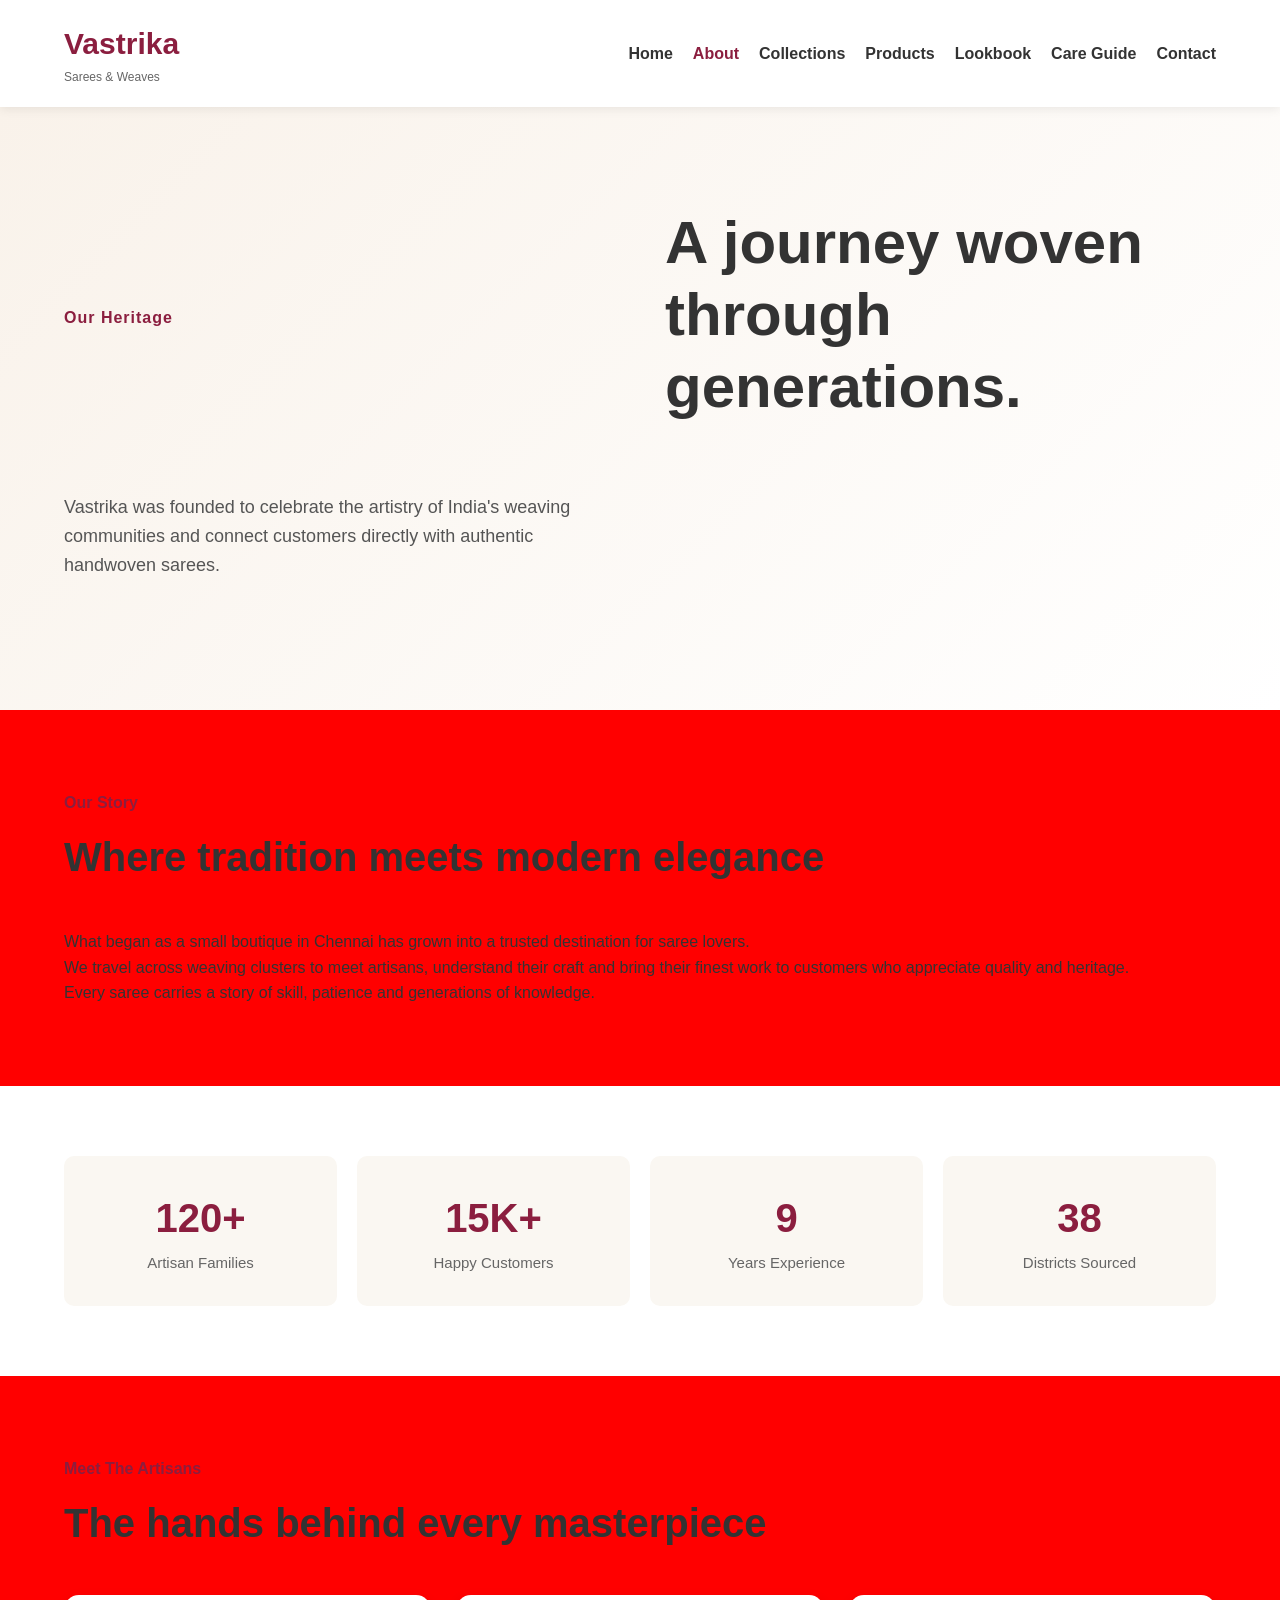
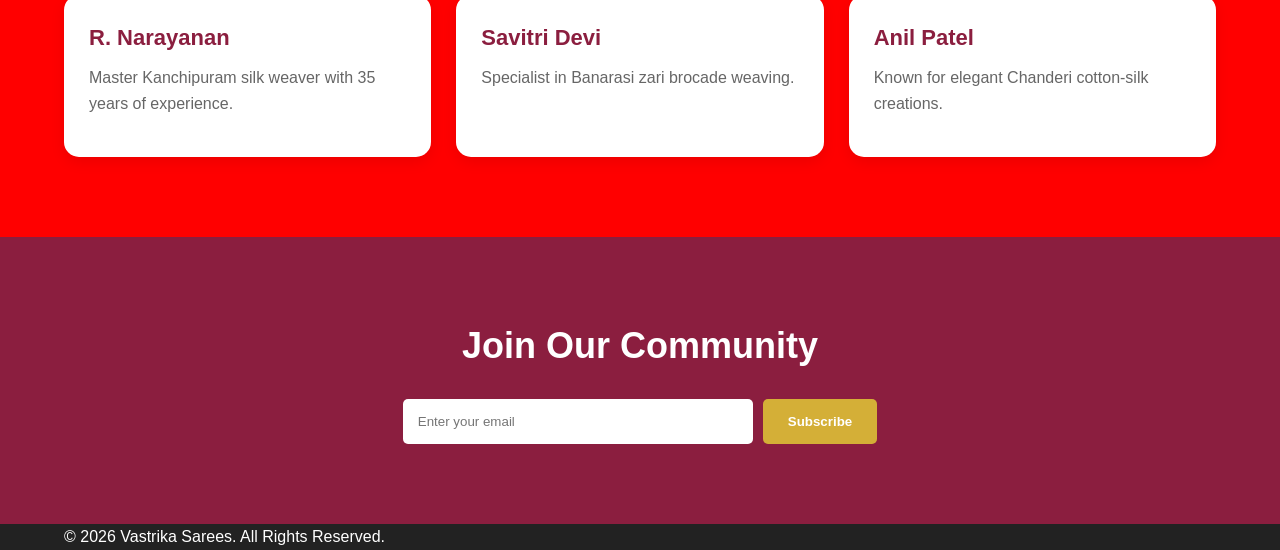
<file: about.html>
<!DOCTYPE html>
<html lang="en">
<head>
<meta charset="UTF-8">
<meta name="viewport" content="width=device-width, initial-scale=1.0">
<title>About Us - Vastrika</title>
<link rel="stylesheet" href="css/style.css">
</head>
<body>

<header class="site-header">
<div class="wrap">

<a href="index.html" class="brand">
Vastrika
<small>Sarees & Weaves</small>
</a>

<nav class="main-nav">
<ul>
<li><a href="index.html">Home</a></li>
<li><a href="about.html" class="active">About</a></li>
<li><a href="collections.html">Collections</a></li>
<li><a href="products.html">Products</a></li>
<li><a href="gallery.html">Lookbook</a></li>
<li><a href="care-guide.html">Care Guide</a></li>
<li><a href="contact.html">Contact</a></li>
</ul>
</nav>

</div>
</header>

<section class="hero">
<div class="wrap">

<div class="hero-eyebrow">
Our Heritage
</div>

<h1>
A journey woven through generations.
</h1>

<p>
Vastrika was founded to celebrate the artistry
of India's weaving communities and connect
customers directly with authentic handwoven sarees.
</p>

</div>
</section>

<section>
<div class="wrap">

<div class="section-head">
<div>
<div class="eyebrow">Our Story</div>
<h2>Where tradition meets modern elegance</h2>
</div>
</div>

<p>
What began as a small boutique in Chennai
has grown into a trusted destination for saree lovers.
</p>

<p>
We travel across weaving clusters to meet artisans,
understand their craft and bring their finest work
to customers who appreciate quality and heritage.
</p>

<p>
Every saree carries a story of skill,
patience and generations of knowledge.
</p>

</div>
</section>

<section class="stats-section">

<div class="wrap">

<div class="stats">

<div class="stat">
<span class="num">120+</span>
<span class="label">Artisan Families</span>
</div>

<div class="stat">
<span class="num">15K+</span>
<span class="label">Happy Customers</span>
</div>

<div class="stat">
<span class="num">9</span>
<span class="label">Years Experience</span>
</div>

<div class="stat">
<span class="num">38</span>
<span class="label">Districts Sourced</span>
</div>

</div>

</div>

</section>

<section>

<div class="wrap">

<div class="section-head">
<div>
<div class="eyebrow">Meet The Artisans</div>
<h2>The hands behind every masterpiece</h2>
</div>
</div>

<div class="grid-3">

<div class="card">
<h3>R. Narayanan</h3>
<p>
Master Kanchipuram silk weaver with
35 years of experience.
</p>
</div>

<div class="card">
<h3>Savitri Devi</h3>
<p>
Specialist in Banarasi zari brocade weaving.
</p>
</div>

<div class="card">
<h3>Anil Patel</h3>
<p>
Known for elegant Chanderi cotton-silk creations.
</p>
</div>

</div>

</div>

</section>

<section class="newsletter">

<div class="wrap">

<h2>
Join Our Community
</h2>

<form>

<input type="email"
placeholder="Enter your email">

<button type="submit">
Subscribe
</button>

</form>

</div>

</section>

<footer class="site-footer">

<div class="wrap">

<p>
© 2026 Vastrika Sarees. All Rights Reserved.
</p>

</div>

</footer>

</body>
</html>
</file>
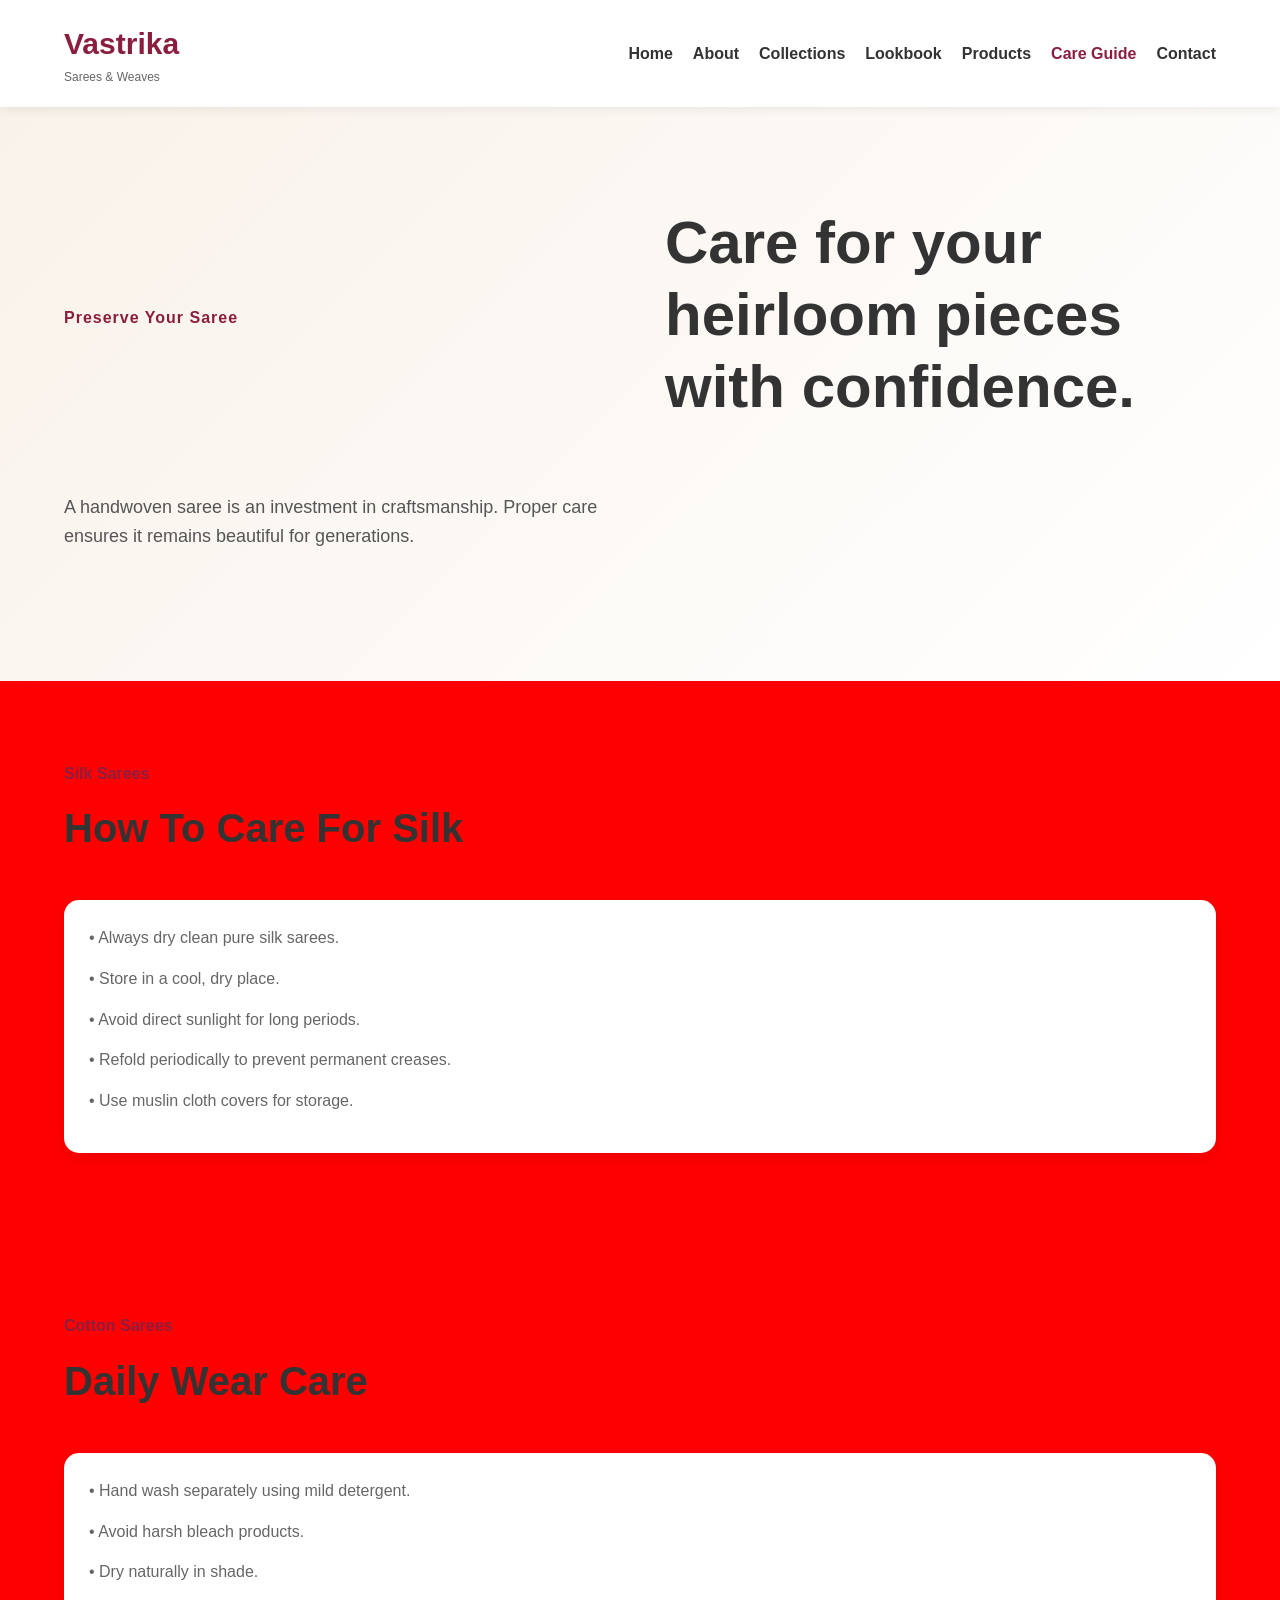
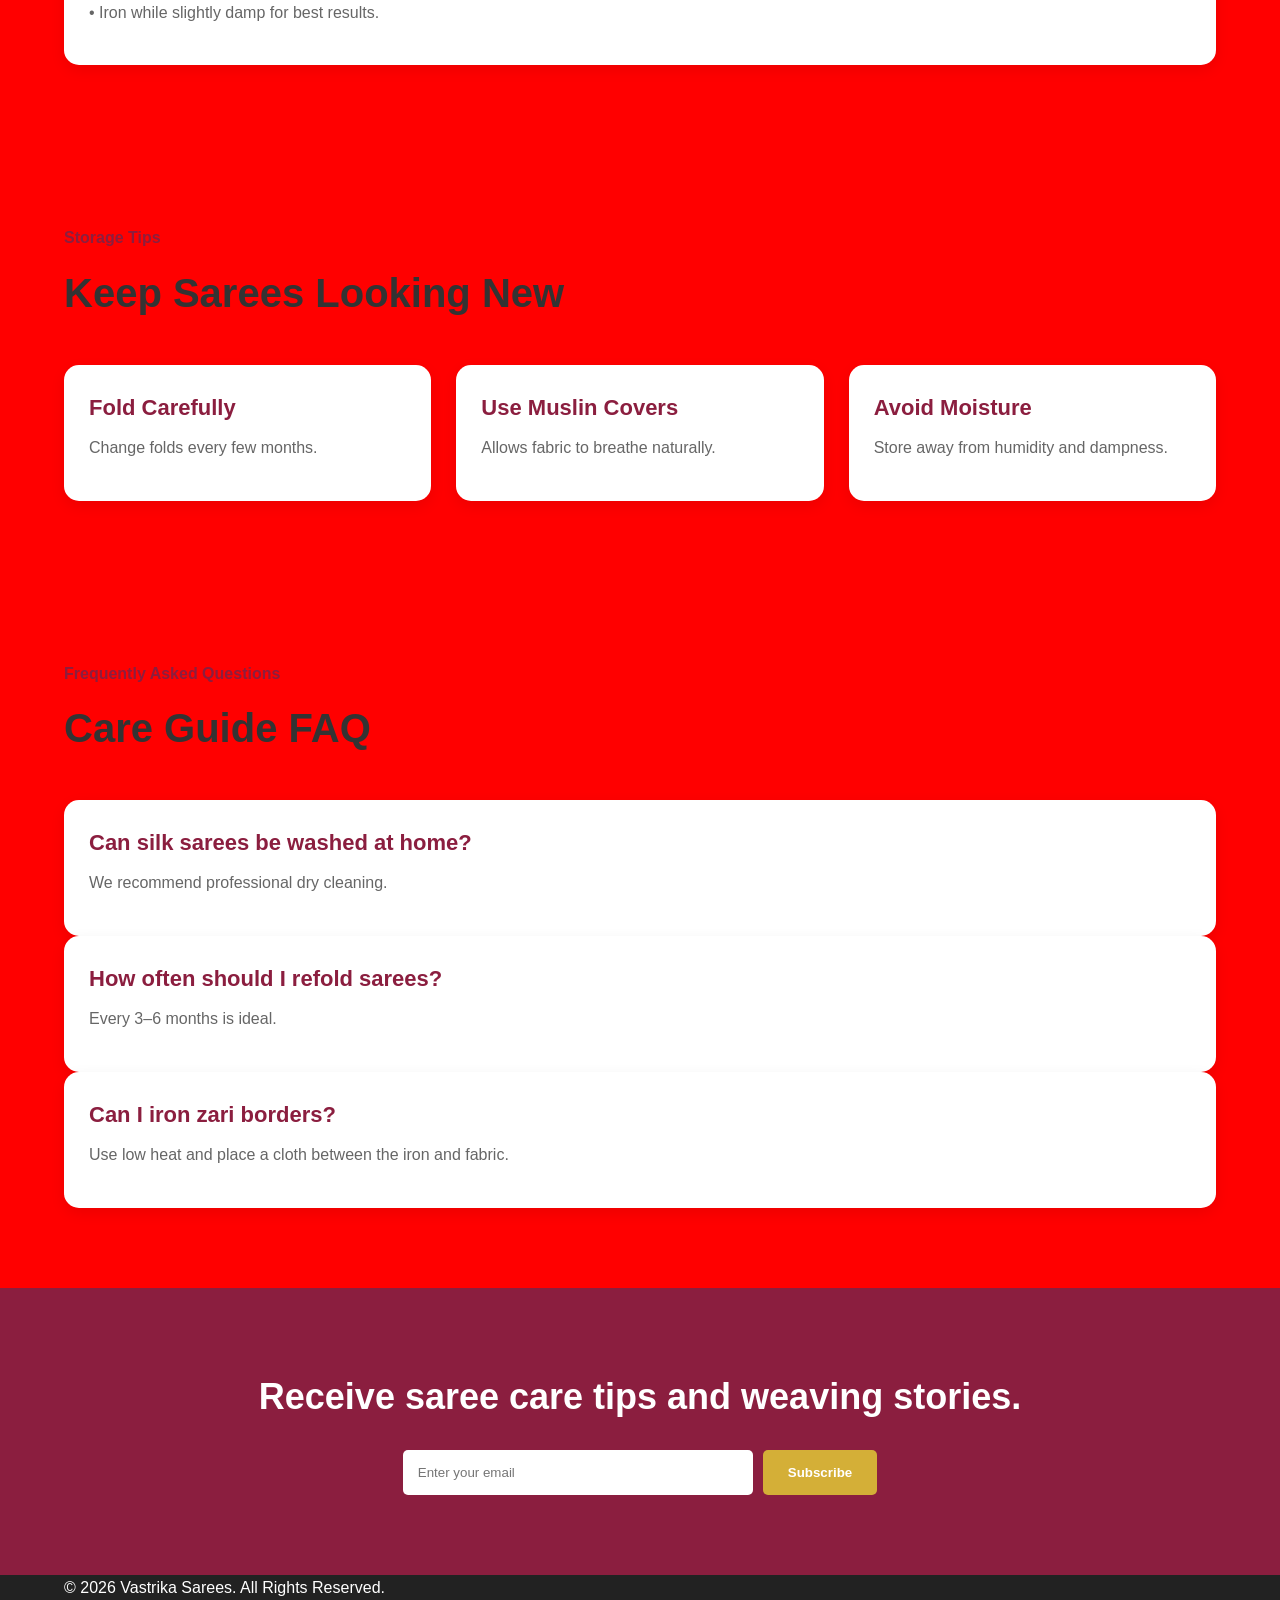
<file: care-guide.html>
<!DOCTYPE html>
<html lang="en">
<head>
<meta charset="UTF-8">
<meta name="viewport" content="width=device-width, initial-scale=1.0">
<title>Saree Care Guide - Vastrika</title>
<link rel="stylesheet" href="css/style.css">
</head>
<body>

<header class="site-header">
<div class="wrap">

<a href="index.html" class="brand">
Vastrika
<small>Sarees & Weaves</small>
</a>

<nav class="main-nav">
<ul>
<li><a href="index.html">Home</a></li>
<li><a href="about.html">About</a></li>
<li><a href="collections.html">Collections</a></li>
<li><a href="gallery.html">Lookbook</a></li>
<li><a href="products.html">Products</a></li>
<li><a href="care-guide.html" class="active">Care Guide</a></li>
<li><a href="contact.html">Contact</a></li>
</ul>
</nav>

</div>
</header>

<section class="hero">
<div class="wrap">

<div class="hero-eyebrow">
Preserve Your Saree
</div>

<h1>
Care for your heirloom pieces with confidence.
</h1>

<p>
A handwoven saree is an investment in craftsmanship.
Proper care ensures it remains beautiful for generations.
</p>

</div>
</section>

<section>
<div class="wrap">

<div class="section-head">
<div>
<div class="eyebrow">Silk Sarees</div>
<h2>How To Care For Silk</h2>
</div>
</div>

<div class="card">
<p>• Always dry clean pure silk sarees.</p>
<p>• Store in a cool, dry place.</p>
<p>• Avoid direct sunlight for long periods.</p>
<p>• Refold periodically to prevent permanent creases.</p>
<p>• Use muslin cloth covers for storage.</p>
</div>

</div>
</section>

<section>

<div class="wrap">

<div class="section-head">
<div>
<div class="eyebrow">Cotton Sarees</div>
<h2>Daily Wear Care</h2>
</div>
</div>

<div class="card">
<p>• Hand wash separately using mild detergent.</p>
<p>• Avoid harsh bleach products.</p>
<p>• Dry naturally in shade.</p>
<p>• Iron while slightly damp for best results.</p>
</div>

</div>

</section>

<section>

<div class="wrap">

<div class="section-head">
<div>
<div class="eyebrow">Storage Tips</div>
<h2>Keep Sarees Looking New</h2>
</div>
</div>

<div class="grid-3">

<div class="card">
<h3>Fold Carefully</h3>
<p>Change folds every few months.</p>
</div>

<div class="card">
<h3>Use Muslin Covers</h3>
<p>Allows fabric to breathe naturally.</p>
</div>

<div class="card">
<h3>Avoid Moisture</h3>
<p>Store away from humidity and dampness.</p>
</div>

</div>

</div>

</section>

<section>

<div class="wrap">

<div class="section-head">
<div>
<div class="eyebrow">Frequently Asked Questions</div>
<h2>Care Guide FAQ</h2>
</div>
</div>

<div class="card">
<h3>Can silk sarees be washed at home?</h3>
<p>We recommend professional dry cleaning.</p>
</div>

<div class="card">
<h3>How often should I refold sarees?</h3>
<p>Every 3–6 months is ideal.</p>
</div>

<div class="card">
<h3>Can I iron zari borders?</h3>
<p>Use low heat and place a cloth between the iron and fabric.</p>
</div>

</div>

</section>

<section class="newsletter">

<div class="wrap">

<h2>
Receive saree care tips and weaving stories.
</h2>

<form>
<input type="email" placeholder="Enter your email">
<button type="submit">Subscribe</button>
</form>

</div>

</section>

<footer class="site-footer">

<div class="wrap">

<p>
© 2026 Vastrika Sarees. All Rights Reserved.
</p>

</div>

</footer>

</body>
</html>
</file>
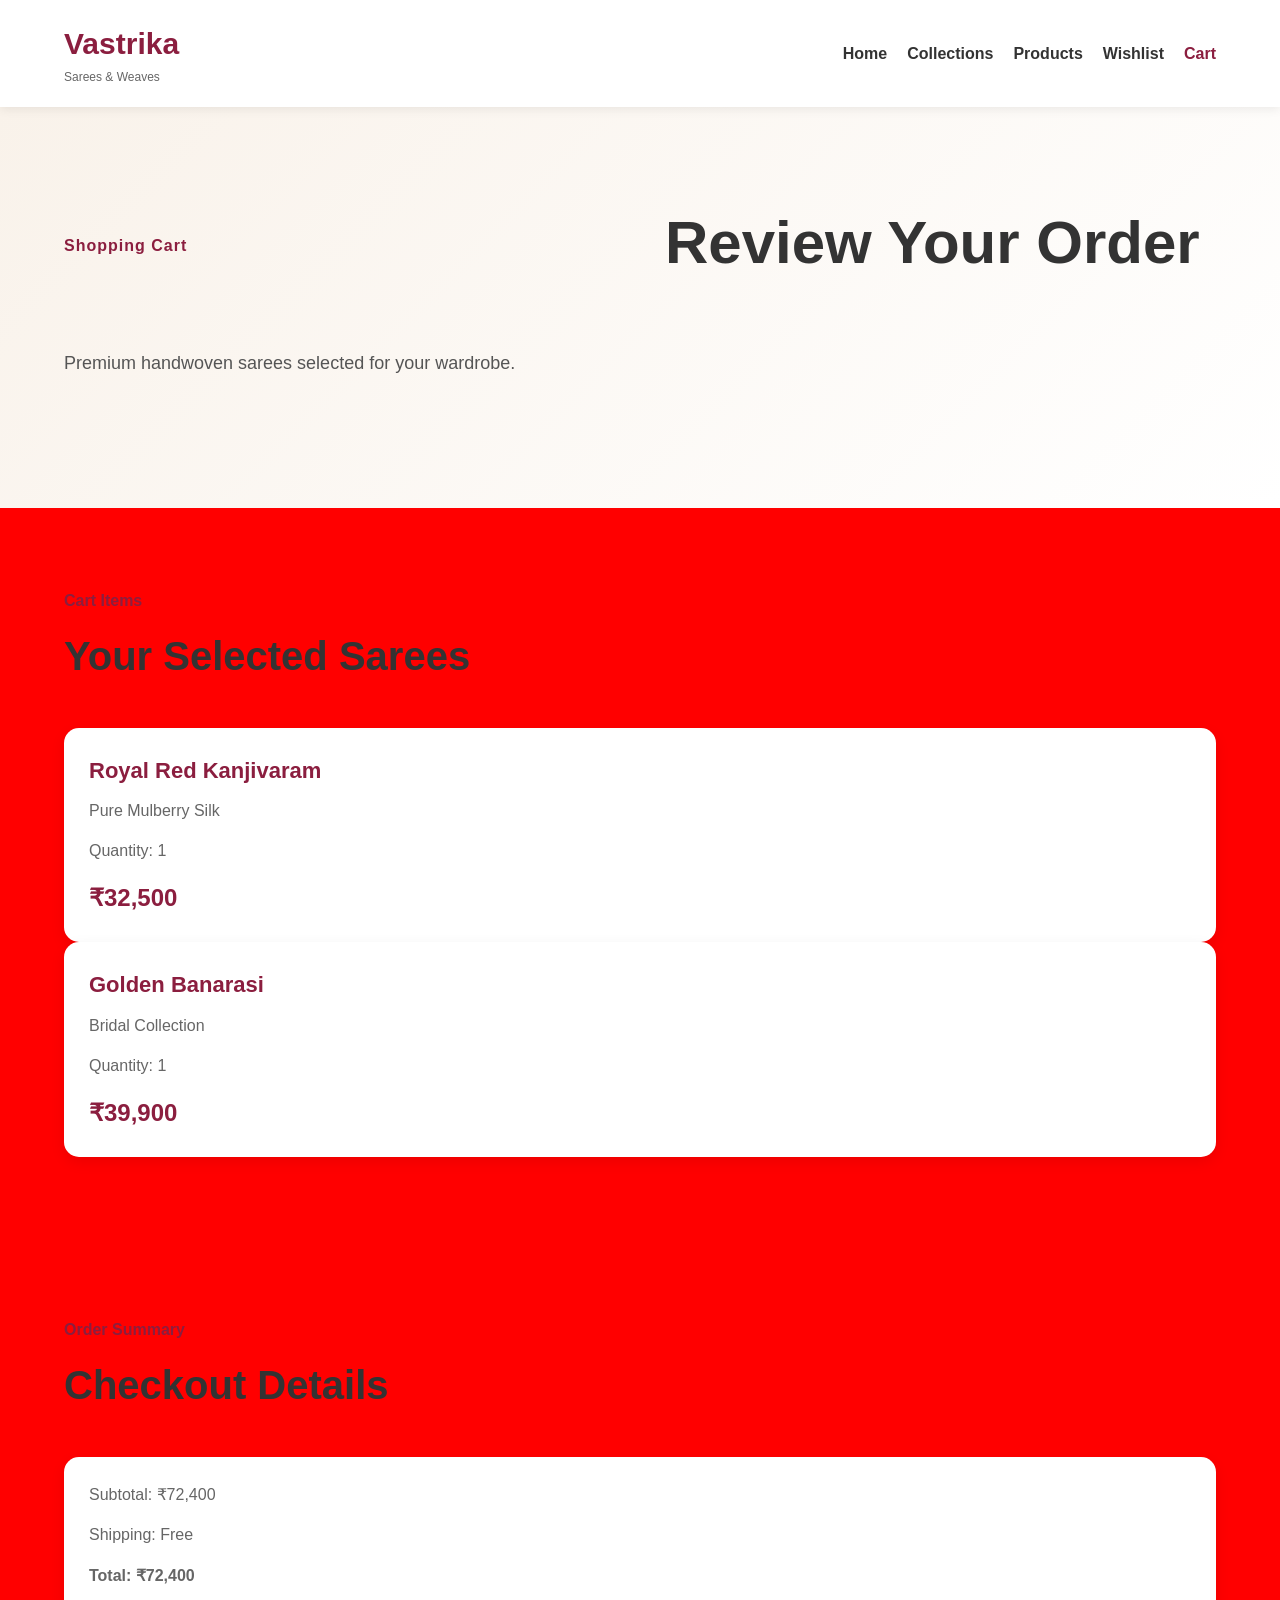
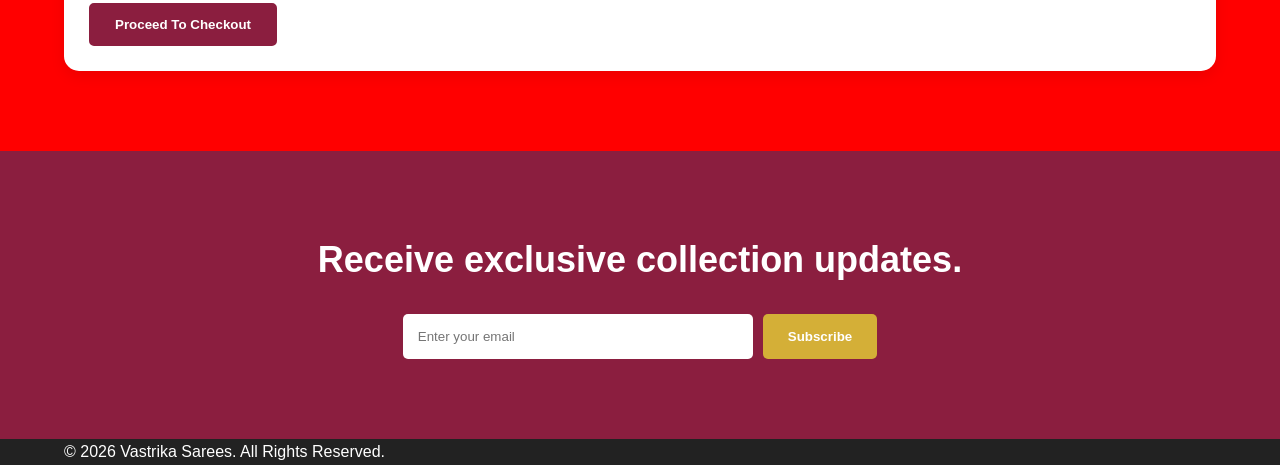
<file: cart.html>
<!DOCTYPE html>
<html lang="en">
<head>
<meta charset="UTF-8">
<meta name="viewport" content="width=device-width, initial-scale=1.0">
<title>Shopping Cart - Vastrika</title>
<link rel="stylesheet" href="css/style.css">
</head>
<body>

<header class="site-header">
<div class="wrap">

<a href="index.html" class="brand">
Vastrika
<small>Sarees & Weaves</small>
</a>

<nav class="main-nav">
<ul>
<li><a href="index.html">Home</a></li>
<li><a href="collections.html">Collections</a></li>
<li><a href="products.html">Products</a></li>
<li><a href="wishlist.html">Wishlist</a></li>
<li><a href="cart.html" class="active">Cart</a></li>
</ul>
</nav>

</div>
</header>

<section class="hero">

<div class="wrap">

<div class="hero-eyebrow">
Shopping Cart
</div>

<h1>
Review Your Order
</h1>

<p>
Premium handwoven sarees selected for your wardrobe.
</p>

</div>

</section>

<section>

<div class="wrap">

<div class="section-head">
<div>
<div class="eyebrow">Cart Items</div>
<h2>Your Selected Sarees</h2>
</div>
</div>

<div class="card">

<h3>Royal Red Kanjivaram</h3>

<p>
Pure Mulberry Silk
</p>

<p>
Quantity: 1
</p>

<div class="price">
₹32,500
</div>

</div>

<div class="card">

<h3>Golden Banarasi</h3>

<p>
Bridal Collection
</p>

<p>
Quantity: 1
</p>

<div class="price">
₹39,900
</div>

</div>

</div>

</section>

<section>

<div class="wrap">

<div class="section-head">
<div>
<div class="eyebrow">Order Summary</div>
<h2>Checkout Details</h2>
</div>
</div>

<div class="card">

<p>Subtotal: ₹72,400</p>

<p>Shipping: Free</p>

<p><strong>Total: ₹72,400</strong></p>

<button class="btn btn-solid">
Proceed To Checkout
</button>

</div>

</div>

</section>

<section class="newsletter">

<div class="wrap">

<h2>
Receive exclusive collection updates.
</h2>

<form>
<input type="email" placeholder="Enter your email">
<button type="submit">Subscribe</button>
</form>

</div>

</section>

<footer class="site-footer">

<div class="wrap">

<p>
© 2026 Vastrika Sarees. All Rights Reserved.
</p>

</div>

</footer>

</body>
</html>
</file>
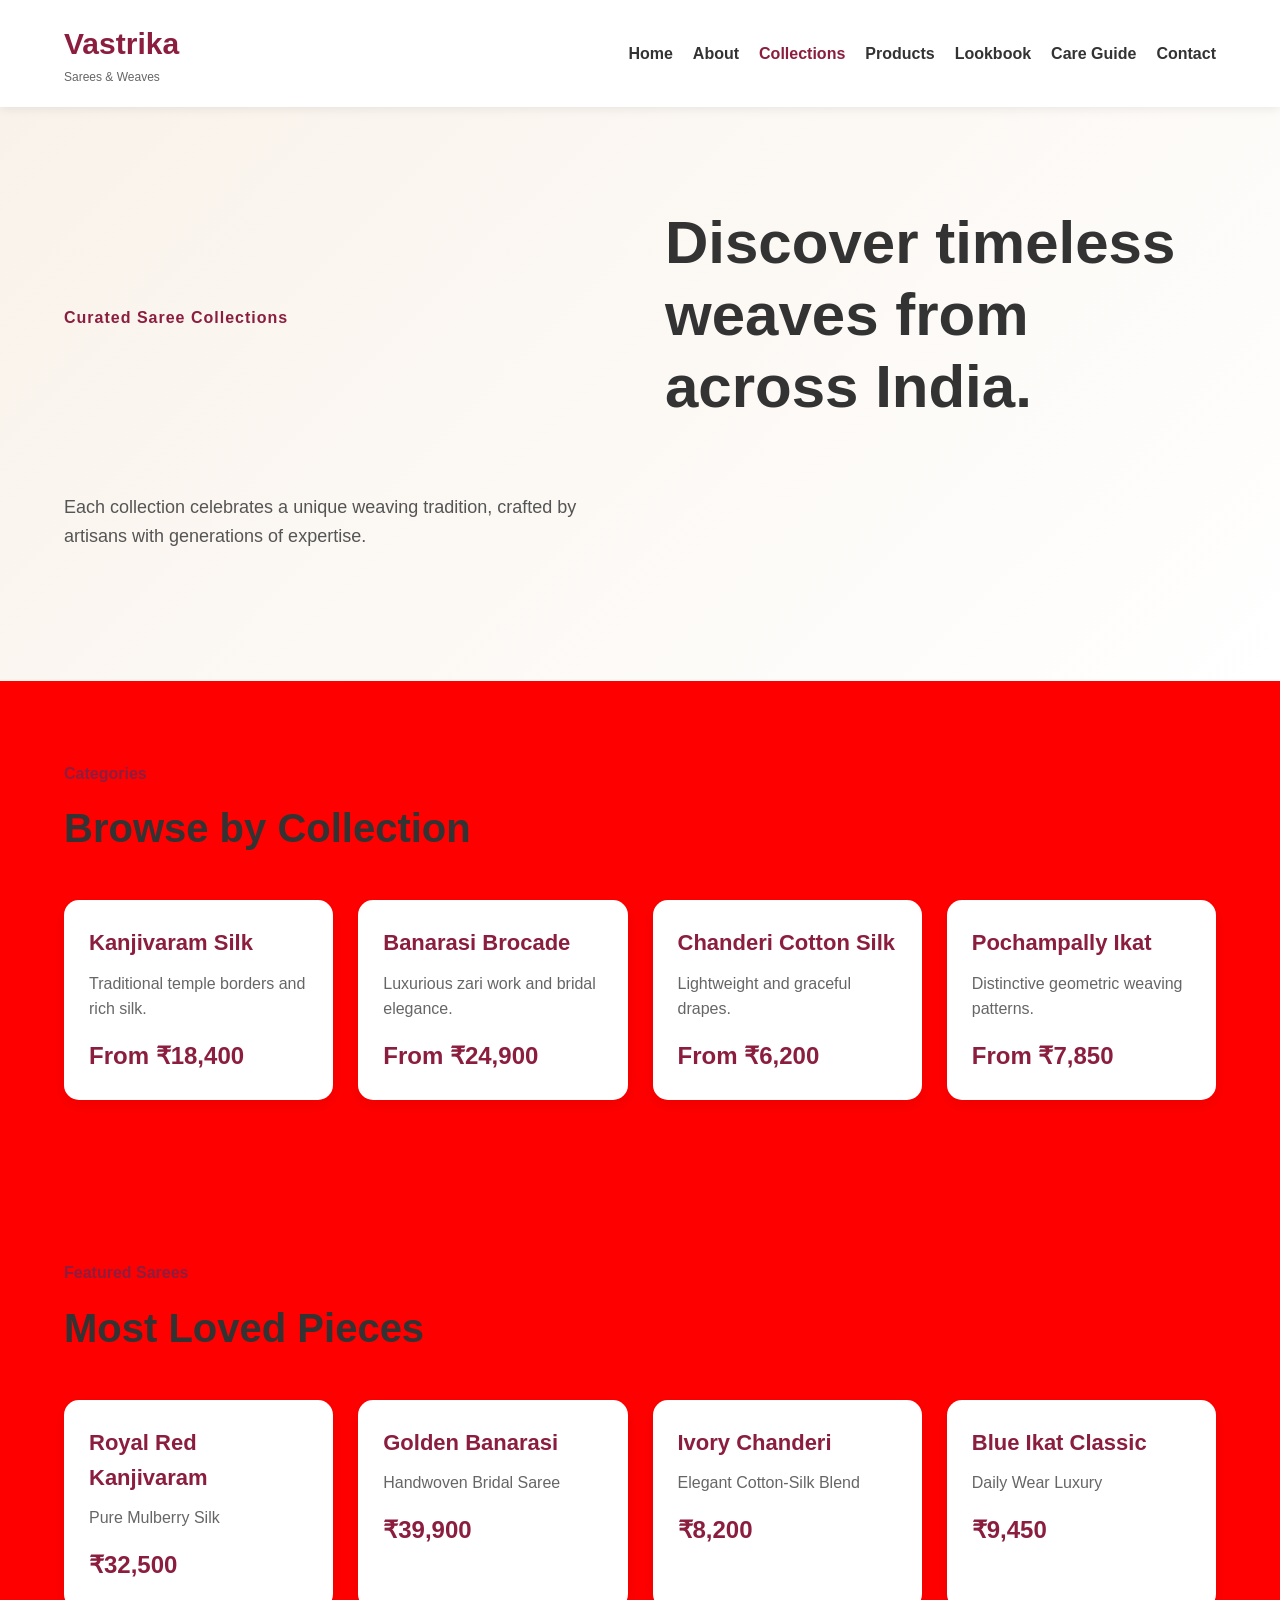
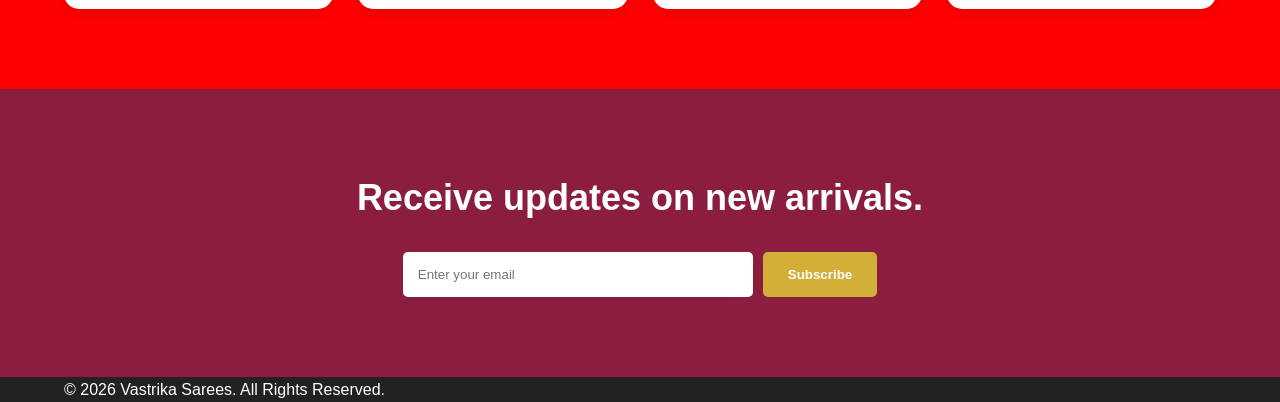
<file: collections.html>
<!DOCTYPE html>
<html lang="en">
<head>
<meta charset="UTF-8">
<meta name="viewport" content="width=device-width, initial-scale=1.0">
<title>Collections - Vastrika</title>
<link rel="stylesheet" href="css/style.css">
</head>
<body>

<header class="site-header">
<div class="wrap">

<a href="index.html" class="brand">
Vastrika
<small>Sarees & Weaves</small>
</a>

<nav class="main-nav">
<ul>
<li><a href="index.html">Home</a></li>
<li><a href="about.html">About</a></li>
<li><a href="collections.html" class="active">Collections</a></li>
<li><a href="products.html">Products</a></li>
<li><a href="gallery.html">Lookbook</a></li>
<li><a href="care-guide.html">Care Guide</a></li>
<li><a href="contact.html">Contact</a></li>
</ul>
</nav>

</div>
</header>

<section class="hero">
<div class="wrap">

<div class="hero-eyebrow">
Curated Saree Collections
</div>

<h1>
Discover timeless weaves from across India.
</h1>

<p>
Each collection celebrates a unique weaving tradition,
crafted by artisans with generations of expertise.
</p>

</div>
</section>

<section>
<div class="wrap">

<div class="section-head">
<div>
<div class="eyebrow">Categories</div>
<h2>Browse by Collection</h2>
</div>
</div>

<div class="grid-4">

<div class="card">
<h3>Kanjivaram Silk</h3>
<p>Traditional temple borders and rich silk.</p>
<div class="price">From ₹18,400</div>
</div>

<div class="card">
<h3>Banarasi Brocade</h3>
<p>Luxurious zari work and bridal elegance.</p>
<div class="price">From ₹24,900</div>
</div>

<div class="card">
<h3>Chanderi Cotton Silk</h3>
<p>Lightweight and graceful drapes.</p>
<div class="price">From ₹6,200</div>
</div>

<div class="card">
<h3>Pochampally Ikat</h3>
<p>Distinctive geometric weaving patterns.</p>
<div class="price">From ₹7,850</div>
</div>

</div>

</div>
</section>

<section>

<div class="wrap">

<div class="section-head">
<div>
<div class="eyebrow">Featured Sarees</div>
<h2>Most Loved Pieces</h2>
</div>
</div>

<div class="grid-4">

<div class="card">
<h3>Royal Red Kanjivaram</h3>
<p>Pure Mulberry Silk</p>
<div class="price">₹32,500</div>
</div>

<div class="card">
<h3>Golden Banarasi</h3>
<p>Handwoven Bridal Saree</p>
<div class="price">₹39,900</div>
</div>

<div class="card">
<h3>Ivory Chanderi</h3>
<p>Elegant Cotton-Silk Blend</p>
<div class="price">₹8,200</div>
</div>

<div class="card">
<h3>Blue Ikat Classic</h3>
<p>Daily Wear Luxury</p>
<div class="price">₹9,450</div>
</div>

</div>

</div>

</section>

<section class="newsletter">

<div class="wrap">

<h2>
Receive updates on new arrivals.
</h2>

<form>
<input type="email" placeholder="Enter your email">
<button type="submit">Subscribe</button>
</form>

</div>

</section>

<footer class="site-footer">
<div class="wrap">
<p>© 2026 Vastrika Sarees. All Rights Reserved.</p>
</div>
</footer>

</body>
</html>
</file>
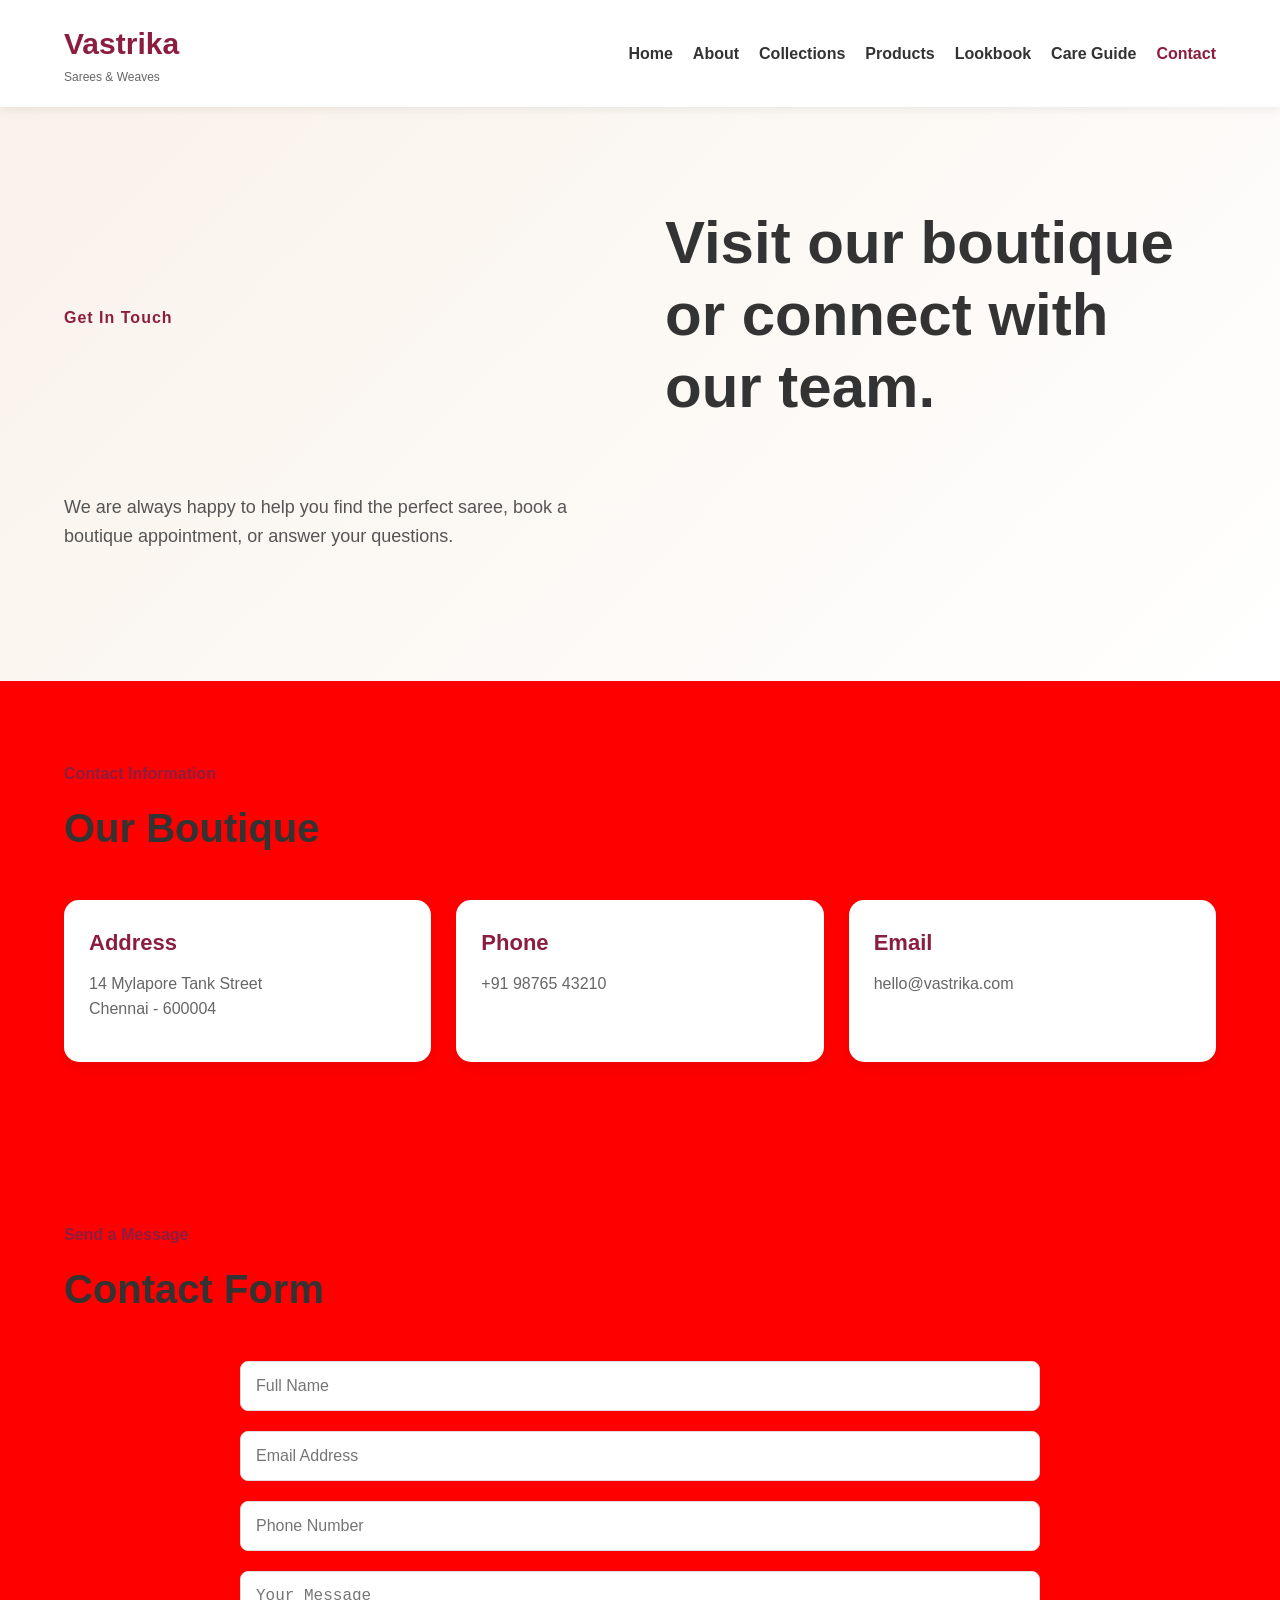
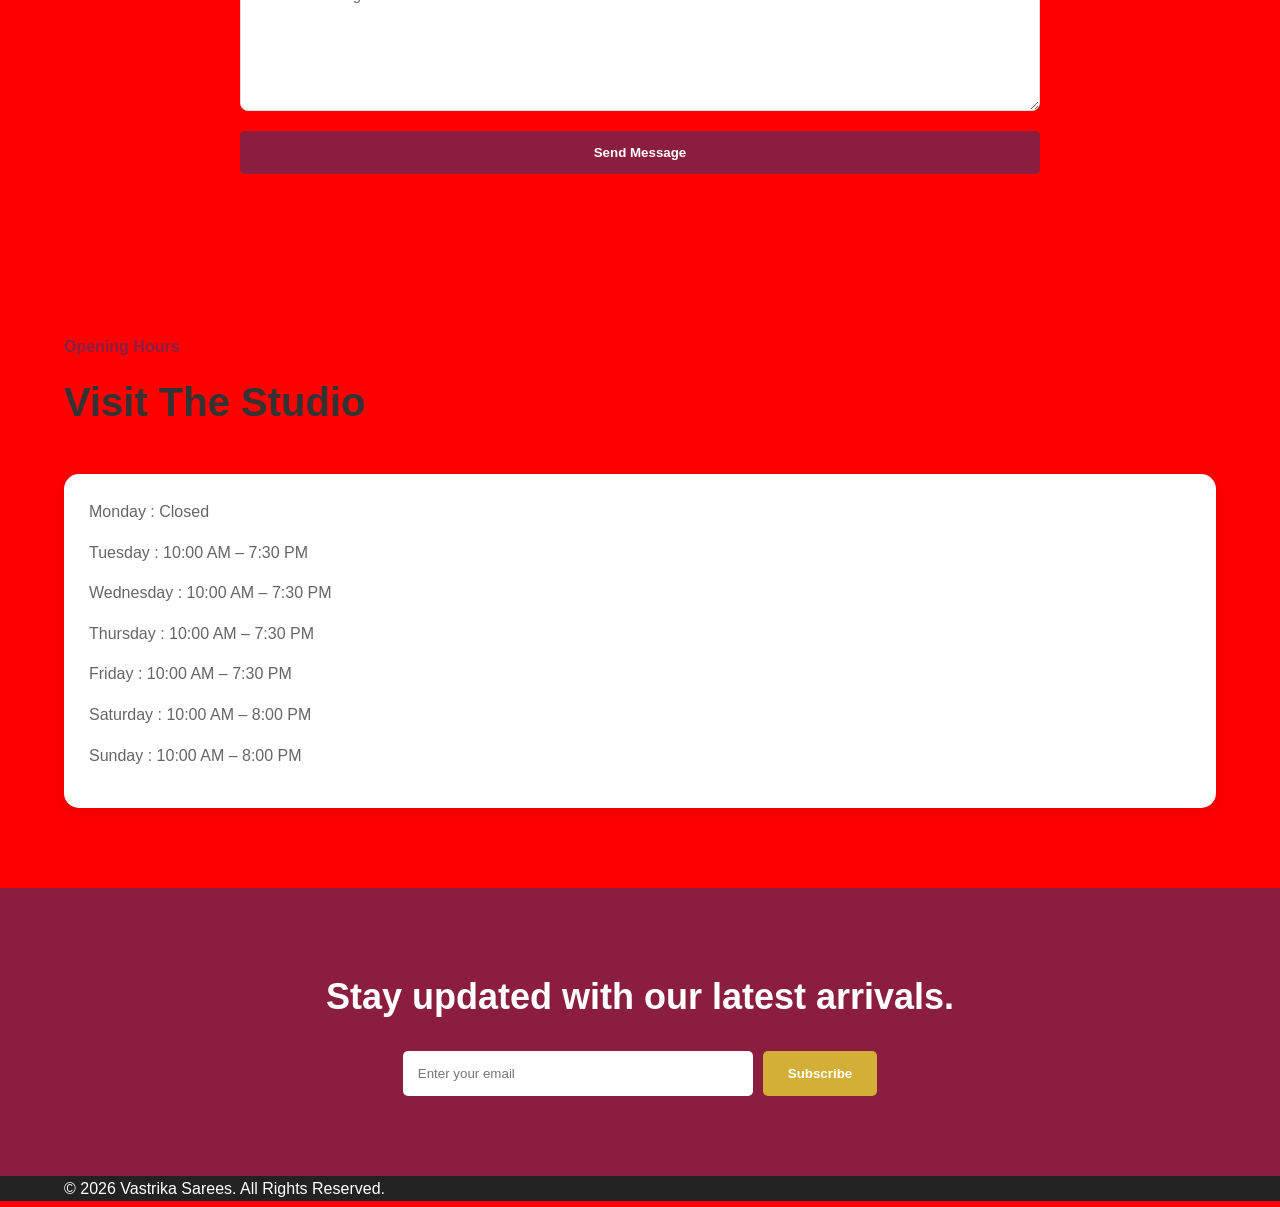
<file: contact.html>
<!DOCTYPE html>
<html lang="en">
<head>
<meta charset="UTF-8">
<meta name="viewport" content="width=device-width, initial-scale=1.0">
<title>Contact Us - Vastrika</title>
<link rel="stylesheet" href="css/style.css">
</head>
<body>

<header class="site-header">
<div class="wrap">

<a href="index.html" class="brand">
Vastrika
<small>Sarees & Weaves</small>
</a>

<nav class="main-nav">
<ul>
<li><a href="index.html">Home</a></li>
<li><a href="about.html">About</a></li>
<li><a href="collections.html">Collections</a></li>
<li><a href="products.html">Products</a></li>
<li><a href="gallery.html">Lookbook</a></li>
<li><a href="care-guide.html">Care Guide</a></li>
<li><a href="contact.html" class="active">Contact</a></li>
</ul>
</nav>

</div>
</header>

<section class="hero">
<div class="wrap">

<div class="hero-eyebrow">
Get In Touch
</div>

<h1>
Visit our boutique or connect with our team.
</h1>

<p>
We are always happy to help you find the perfect saree,
book a boutique appointment, or answer your questions.
</p>

</div>
</section>

<section>
<div class="wrap">

<div class="section-head">
<div>
<div class="eyebrow">Contact Information</div>
<h2>Our Boutique</h2>
</div>
</div>

<div class="grid-3">

<div class="card">
<h3>Address</h3>
<p>
14 Mylapore Tank Street<br>
Chennai - 600004
</p>
</div>

<div class="card">
<h3>Phone</h3>
<p>
+91 98765 43210
</p>
</div>

<div class="card">
<h3>Email</h3>
<p>
hello@vastrika.com
</p>
</div>

</div>

</div>
</section>

<section>

<div class="wrap">

<div class="section-head">
<div>
<div class="eyebrow">Send a Message</div>
<h2>Contact Form</h2>
</div>
</div>

<form class="contact-form">

<input type="text"
placeholder="Full Name"
required>

<input type="email"
placeholder="Email Address"
required>

<input type="tel"
placeholder="Phone Number">

<textarea
rows="6"
placeholder="Your Message"></textarea>

<button type="submit"
class="btn btn-solid">
Send Message
</button>

</form>

</div>

</section>

<section>

<div class="wrap">

<div class="section-head">
<div>
<div class="eyebrow">Opening Hours</div>
<h2>Visit The Studio</h2>
</div>
</div>

<div class="card">
<p>Monday : Closed</p>
<p>Tuesday : 10:00 AM – 7:30 PM</p>
<p>Wednesday : 10:00 AM – 7:30 PM</p>
<p>Thursday : 10:00 AM – 7:30 PM</p>
<p>Friday : 10:00 AM – 7:30 PM</p>
<p>Saturday : 10:00 AM – 8:00 PM</p>
<p>Sunday : 10:00 AM – 8:00 PM</p>
</div>

</div>

</section>

<section class="newsletter">

<div class="wrap">

<h2>
Stay updated with our latest arrivals.
</h2>

<form>
<input type="email"
placeholder="Enter your email">

<button type="submit">
Subscribe
</button>
</form>

</div>

</section>

<footer class="site-footer">
<div class="wrap">
<p>© 2026 Vastrika Sarees. All Rights Reserved.</p>
</div>
</footer>

</body>
</html>
</file>
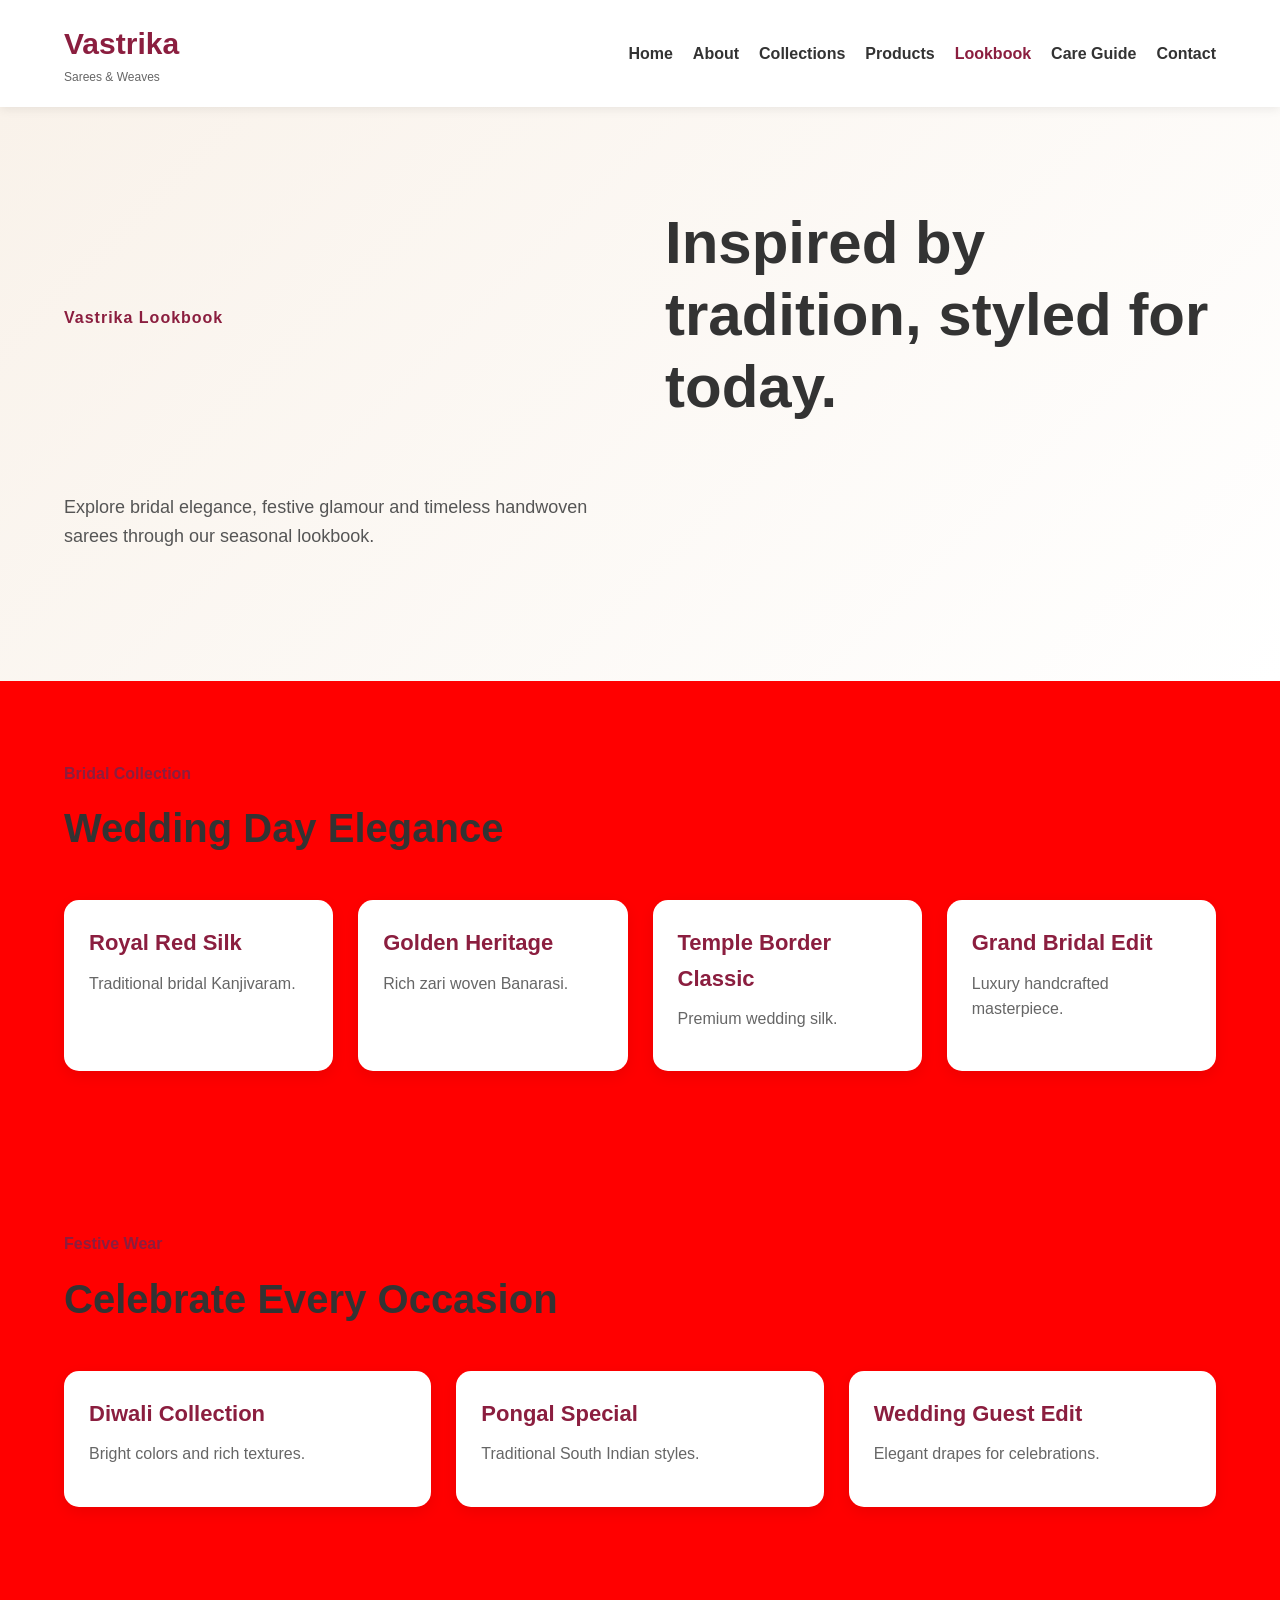
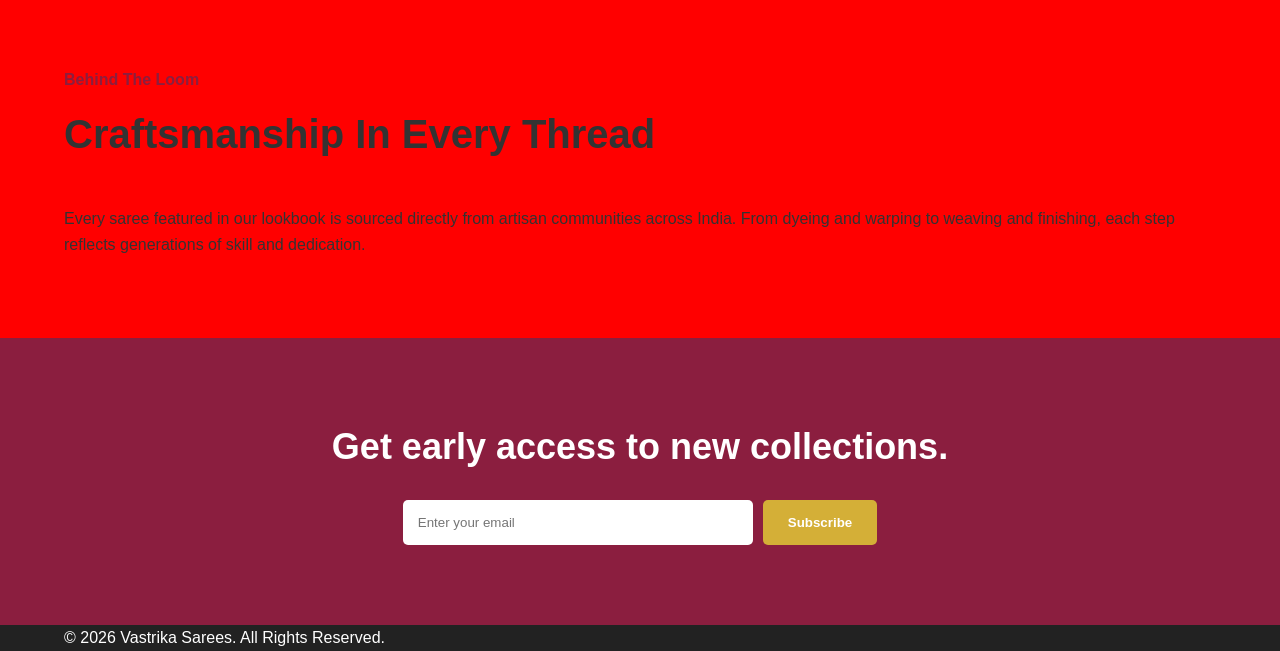
<file: gallery.html>
<!DOCTYPE html>
<html lang="en">
<head>
<meta charset="UTF-8">
<meta name="viewport" content="width=device-width, initial-scale=1.0">
<title>Lookbook - Vastrika</title>
<link rel="stylesheet" href="css/style.css">
</head>
<body>

<header class="site-header">
<div class="wrap">

<a href="index.html" class="brand">
Vastrika
<small>Sarees & Weaves</small>
</a>

<nav class="main-nav">
<ul>
<li><a href="index.html">Home</a></li>
<li><a href="about.html">About</a></li>
<li><a href="collections.html">Collections</a></li>
<li><a href="products.html">Products</a></li>
<li><a href="gallery.html" class="active">Lookbook</a></li>
<li><a href="care-guide.html">Care Guide</a></li>
<li><a href="contact.html">Contact</a></li>
</ul>
</nav>

</div>
</header>

<section class="hero">
<div class="wrap">

<div class="hero-eyebrow">
Vastrika Lookbook
</div>

<h1>
Inspired by tradition, styled for today.
</h1>

<p>
Explore bridal elegance, festive glamour and timeless
handwoven sarees through our seasonal lookbook.
</p>

</div>
</section>

<section>
<div class="wrap">

<div class="section-head">
<div>
<div class="eyebrow">Bridal Collection</div>
<h2>Wedding Day Elegance</h2>
</div>
</div>

<div class="grid-4">

<div class="card">
<h3>Royal Red Silk</h3>
<p>Traditional bridal Kanjivaram.</p>
</div>

<div class="card">
<h3>Golden Heritage</h3>
<p>Rich zari woven Banarasi.</p>
</div>

<div class="card">
<h3>Temple Border Classic</h3>
<p>Premium wedding silk.</p>
</div>

<div class="card">
<h3>Grand Bridal Edit</h3>
<p>Luxury handcrafted masterpiece.</p>
</div>

</div>

</div>
</section>

<section>

<div class="wrap">

<div class="section-head">
<div>
<div class="eyebrow">Festive Wear</div>
<h2>Celebrate Every Occasion</h2>
</div>
</div>

<div class="grid-3">

<div class="card">
<h3>Diwali Collection</h3>
<p>Bright colors and rich textures.</p>
</div>

<div class="card">
<h3>Pongal Special</h3>
<p>Traditional South Indian styles.</p>
</div>

<div class="card">
<h3>Wedding Guest Edit</h3>
<p>Elegant drapes for celebrations.</p>
</div>

</div>

</div>

</section>

<section>

<div class="wrap">

<div class="section-head">
<div>
<div class="eyebrow">Behind The Loom</div>
<h2>Craftsmanship In Every Thread</h2>
</div>
</div>

<p>
Every saree featured in our lookbook is sourced directly
from artisan communities across India. From dyeing and
warping to weaving and finishing, each step reflects
generations of skill and dedication.
</p>

</div>

</section>

<section class="newsletter">

<div class="wrap">

<h2>
Get early access to new collections.
</h2>

<form>
<input type="email" placeholder="Enter your email">
<button type="submit">Subscribe</button>
</form>

</div>

</section>

<footer class="site-footer">

<div class="wrap">

<p>
© 2026 Vastrika Sarees. All Rights Reserved.
</p>

</div>

</footer>

</body>
</html>
</file>
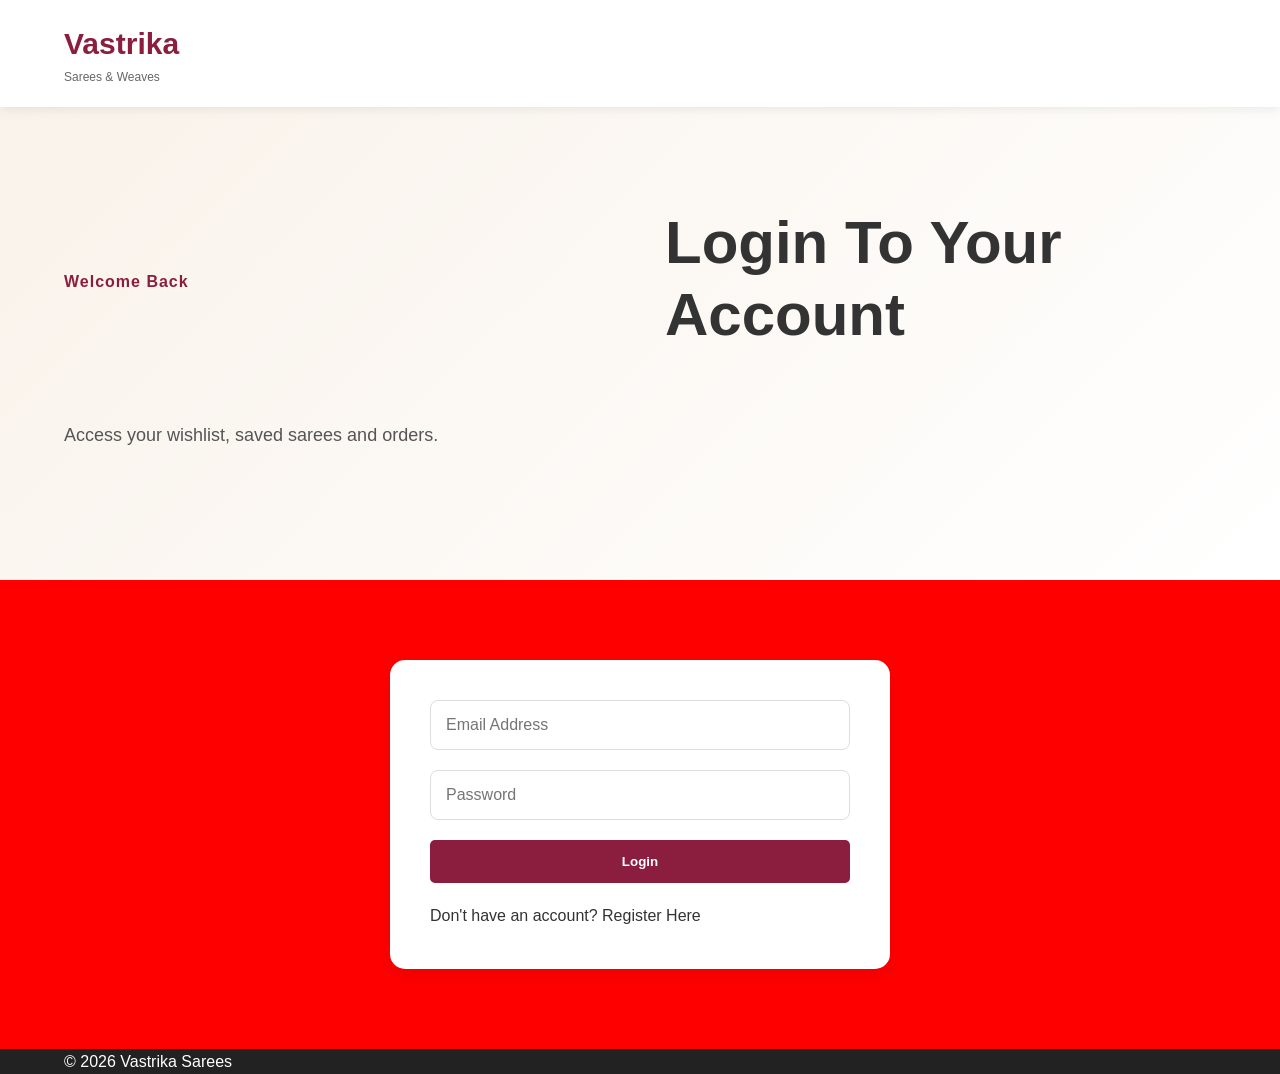
<file: login.html>
<!DOCTYPE html>
<html lang="en">
<head>
<meta charset="UTF-8">
<meta name="viewport" content="width=device-width, initial-scale=1.0">
<title>Login - Vastrika</title>
<link rel="stylesheet" href="css/style.css">
</head>
<body>

<header class="site-header">
<div class="wrap">
<a href="index.html" class="brand">
Vastrika
<small>Sarees & Weaves</small>
</a>
</div>
</header>

<section class="hero">

<div class="wrap">

<div class="hero-eyebrow">
Welcome Back
</div>

<h1>
Login To Your Account
</h1>

<p>
Access your wishlist, saved sarees and orders.
</p>

</div>

</section>

<section>

<div class="wrap">

<form class="auth-form">

<input type="email"
placeholder="Email Address"
required>

<input type="password"
placeholder="Password"
required>

<button type="submit"
class="btn btn-solid">
Login
</button>

<p>
Don't have an account?
<a href="register.html">Register Here</a>
</p>

</form>

</div>

</section>

<footer class="site-footer">
<div class="wrap">
<p>© 2026 Vastrika Sarees</p>
</div>
</footer>

</body>
</html>
</file>
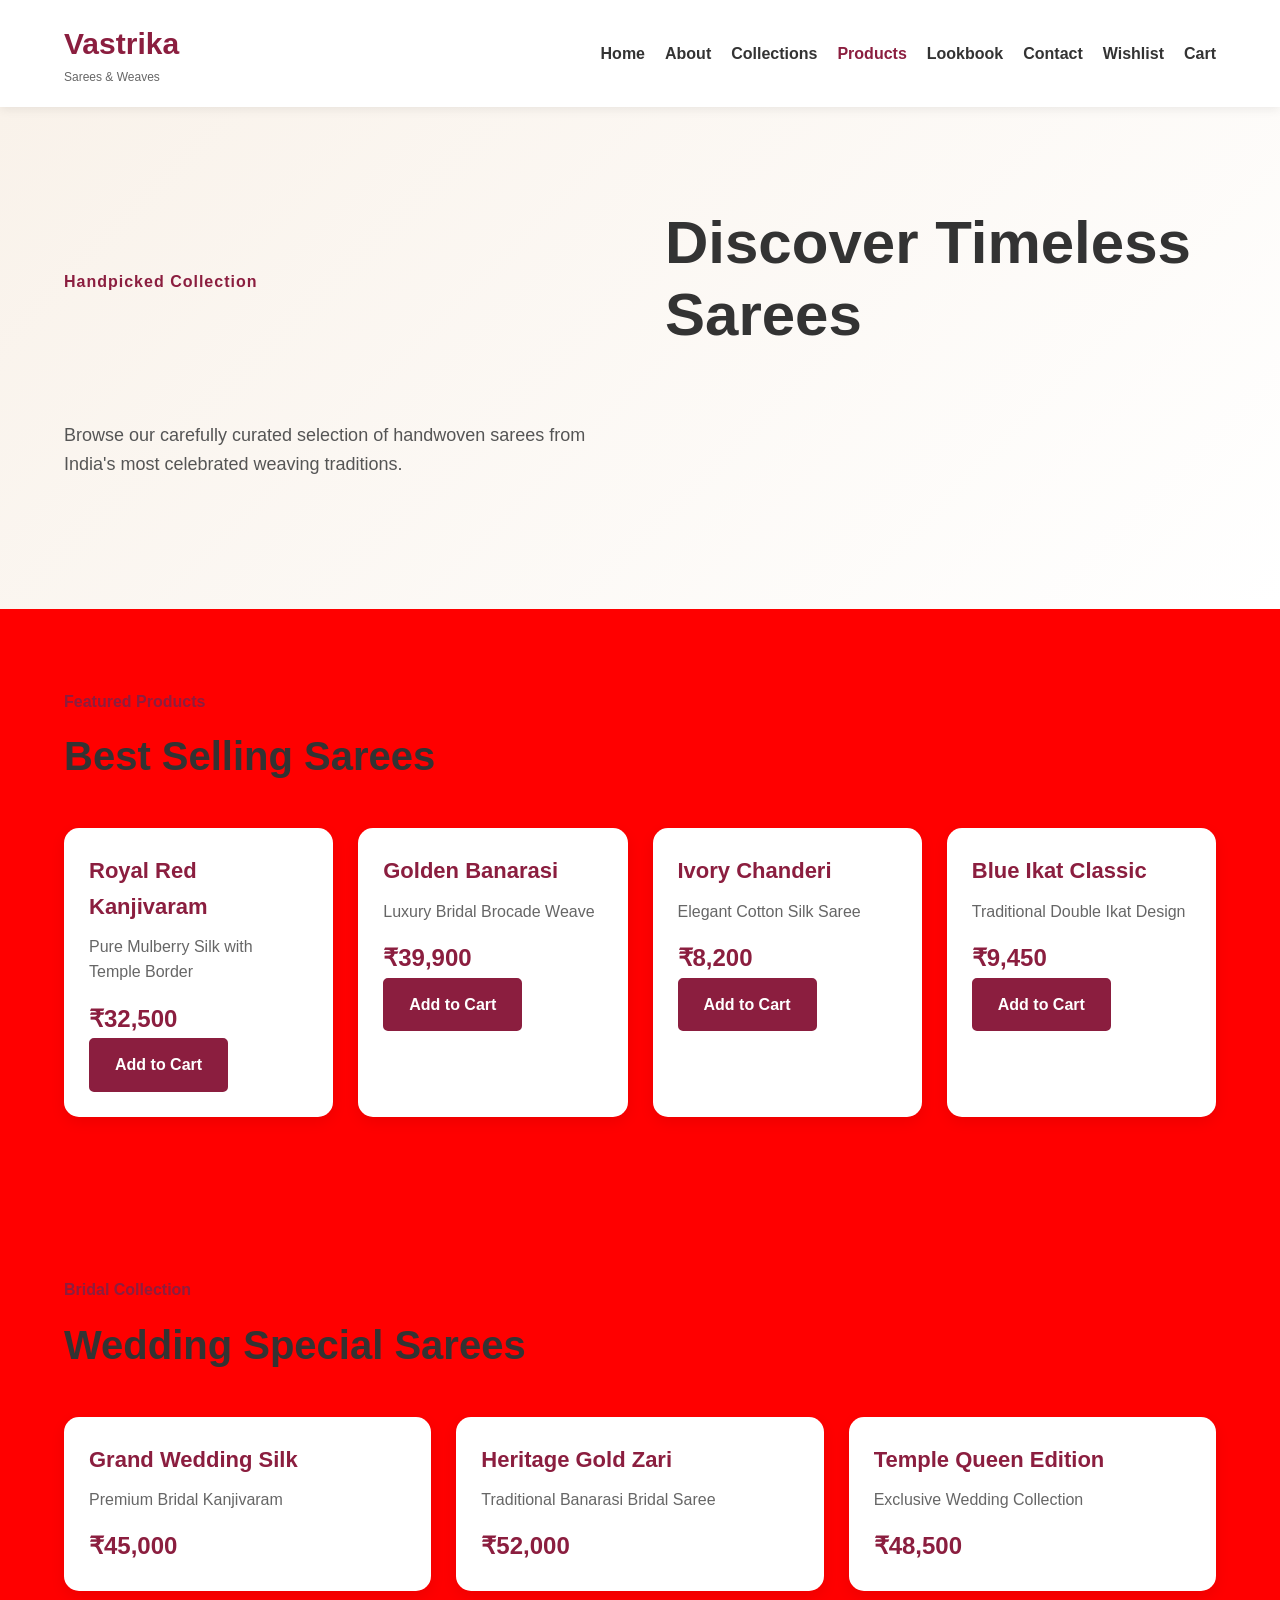
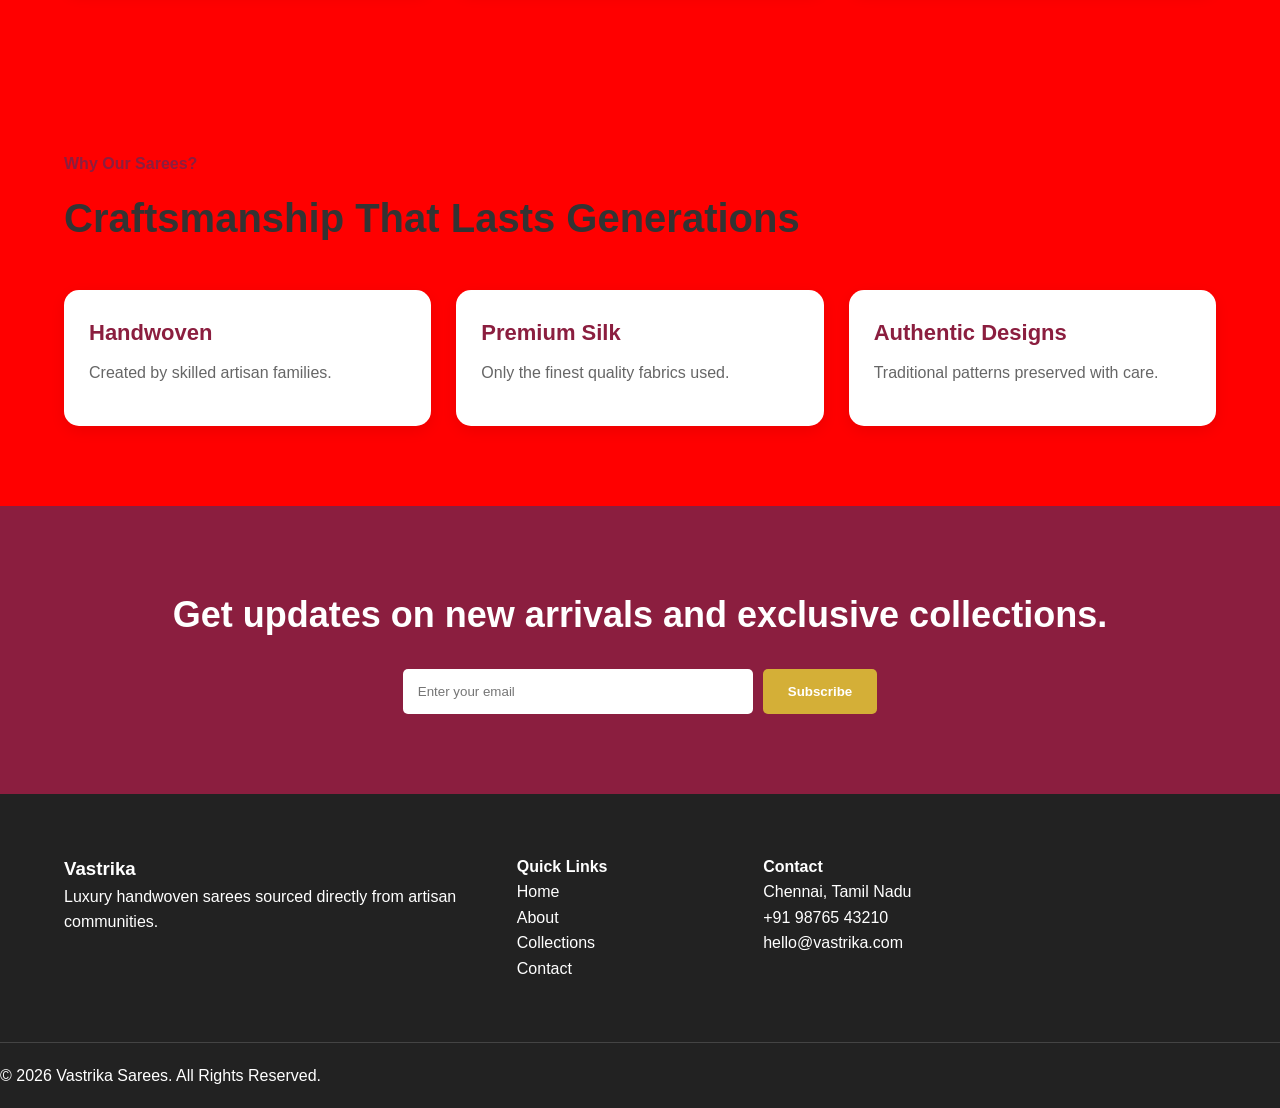
<file: products.html>
<!DOCTYPE html>
<html lang="en">
<head>
<meta charset="UTF-8">
<meta name="viewport" content="width=device-width, initial-scale=1.0">
<title>Products - Vastrika Sarees</title>
<link rel="stylesheet" href="css/style.css">
</head>
<body>

<header class="site-header">
<div class="wrap">

<a href="index.html" class="brand">
Vastrika
<small>Sarees & Weaves</small>
</a>

<nav class="main-nav">
<ul>
<li><a href="index.html">Home</a></li>
<li><a href="about.html">About</a></li>
<li><a href="collections.html">Collections</a></li>
<li><a href="products.html" class="active">Products</a></li>
<li><a href="gallery.html">Lookbook</a></li>
<li><a href="contact.html">Contact</a></li>
<li><a href="wishlist.html">Wishlist</a></li>
<li><a href="cart.html">Cart</a></li>
</ul>
</nav>

</div>
</header>

<section class="hero">
<div class="wrap">

<div class="hero-eyebrow">
Handpicked Collection
</div>

<h1>
Discover Timeless Sarees
</h1>

<p>
Browse our carefully curated selection of handwoven sarees
from India's most celebrated weaving traditions.
</p>

</div>
</section>

<section>
<div class="wrap">

<div class="section-head">
<div>
<div class="eyebrow">Featured Products</div>
<h2>Best Selling Sarees</h2>
</div>
</div>

<div class="grid-4">

<div class="card">
<h3>Royal Red Kanjivaram</h3>
<p>Pure Mulberry Silk with Temple Border</p>
<div class="price">₹32,500</div>
<a href="cart.html" class="btn btn-solid">Add to Cart</a>
</div>

<div class="card">
<h3>Golden Banarasi</h3>
<p>Luxury Bridal Brocade Weave</p>
<div class="price">₹39,900</div>
<a href="cart.html" class="btn btn-solid">Add to Cart</a>
</div>

<div class="card">
<h3>Ivory Chanderi</h3>
<p>Elegant Cotton Silk Saree</p>
<div class="price">₹8,200</div>
<a href="cart.html" class="btn btn-solid">Add to Cart</a>
</div>

<div class="card">
<h3>Blue Ikat Classic</h3>
<p>Traditional Double Ikat Design</p>
<div class="price">₹9,450</div>
<a href="cart.html" class="btn btn-solid">Add to Cart</a>
</div>

</div>

</div>
</section>

<section>

<div class="wrap">

<div class="section-head">
<div>
<div class="eyebrow">Bridal Collection</div>
<h2>Wedding Special Sarees</h2>
</div>
</div>

<div class="grid-3">

<div class="card">
<h3>Grand Wedding Silk</h3>
<p>Premium Bridal Kanjivaram</p>
<div class="price">₹45,000</div>
</div>

<div class="card">
<h3>Heritage Gold Zari</h3>
<p>Traditional Banarasi Bridal Saree</p>
<div class="price">₹52,000</div>
</div>

<div class="card">
<h3>Temple Queen Edition</h3>
<p>Exclusive Wedding Collection</p>
<div class="price">₹48,500</div>
</div>

</div>

</div>

</section>

<section>

<div class="wrap">

<div class="section-head">
<div>
<div class="eyebrow">Why Our Sarees?</div>
<h2>Craftsmanship That Lasts Generations</h2>
</div>
</div>

<div class="grid-3">

<div class="card">
<h3>Handwoven</h3>
<p>Created by skilled artisan families.</p>
</div>

<div class="card">
<h3>Premium Silk</h3>
<p>Only the finest quality fabrics used.</p>
</div>

<div class="card">
<h3>Authentic Designs</h3>
<p>Traditional patterns preserved with care.</p>
</div>

</div>

</div>

</section>

<section class="newsletter">

<div class="wrap">

<h2>
Get updates on new arrivals and exclusive collections.
</h2>

<form>
<input type="email" placeholder="Enter your email">
<button type="submit">Subscribe</button>
</form>

</div>

</section>

<footer class="site-footer">

<div class="wrap footer-top">

<div>
<h3>Vastrika</h3>
<p>
Luxury handwoven sarees sourced directly from artisan communities.
</p>
</div>

<div>
<h4>Quick Links</h4>
<ul>
<li><a href="index.html">Home</a></li>
<li><a href="about.html">About</a></li>
<li><a href="collections.html">Collections</a></li>
<li><a href="contact.html">Contact</a></li>
</ul>
</div>

<div>
<h4>Contact</h4>
<p>Chennai, Tamil Nadu</p>
<p>+91 98765 43210</p>
<p>hello@vastrika.com</p>
</div>

</div>

<div class="footer-bottom">
<p>© 2026 Vastrika Sarees. All Rights Reserved.</p>
</div>

</footer>

</body>
</html>
</file>
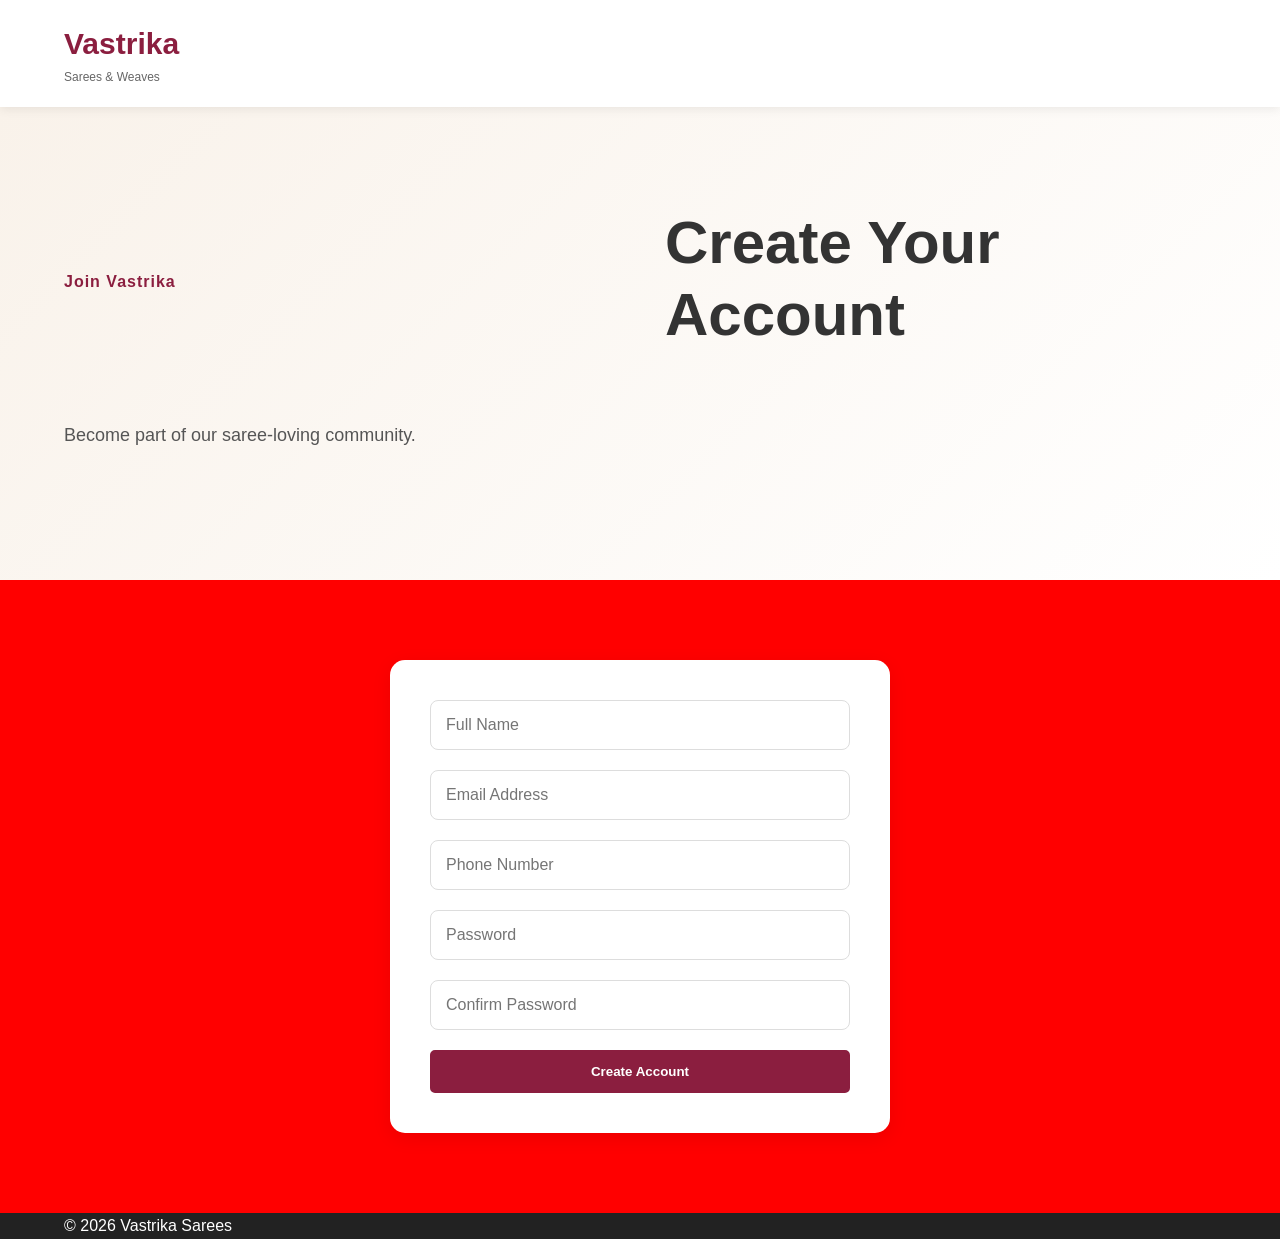
<file: register.html>
<!DOCTYPE html>
<html lang="en">
<head>
<meta charset="UTF-8">
<meta name="viewport" content="width=device-width, initial-scale=1.0">
<title>Register - Vastrika</title>
<link rel="stylesheet" href="css/style.css">
</head>
<body>

<header class="site-header">
<div class="wrap">
<a href="index.html" class="brand">
Vastrika
<small>Sarees & Weaves</small>
</a>
</div>
</header>

<section class="hero">

<div class="wrap">

<div class="hero-eyebrow">
Join Vastrika
</div>

<h1>
Create Your Account
</h1>

<p>
Become part of our saree-loving community.
</p>

</div>

</section>

<section>

<div class="wrap">

<form class="auth-form">

<input type="text"
placeholder="Full Name"
required>

<input type="email"
placeholder="Email Address"
required>

<input type="tel"
placeholder="Phone Number">

<input type="password"
placeholder="Password"
required>

<input type="password"
placeholder="Confirm Password"
required>

<button type="submit"
class="btn btn-solid">
Create Account
</button>

</form>

</div>

</section>

<footer class="site-footer">
<div class="wrap">
<p>© 2026 Vastrika Sarees</p>
</div>
</footer>

</body>
</html>
</file>
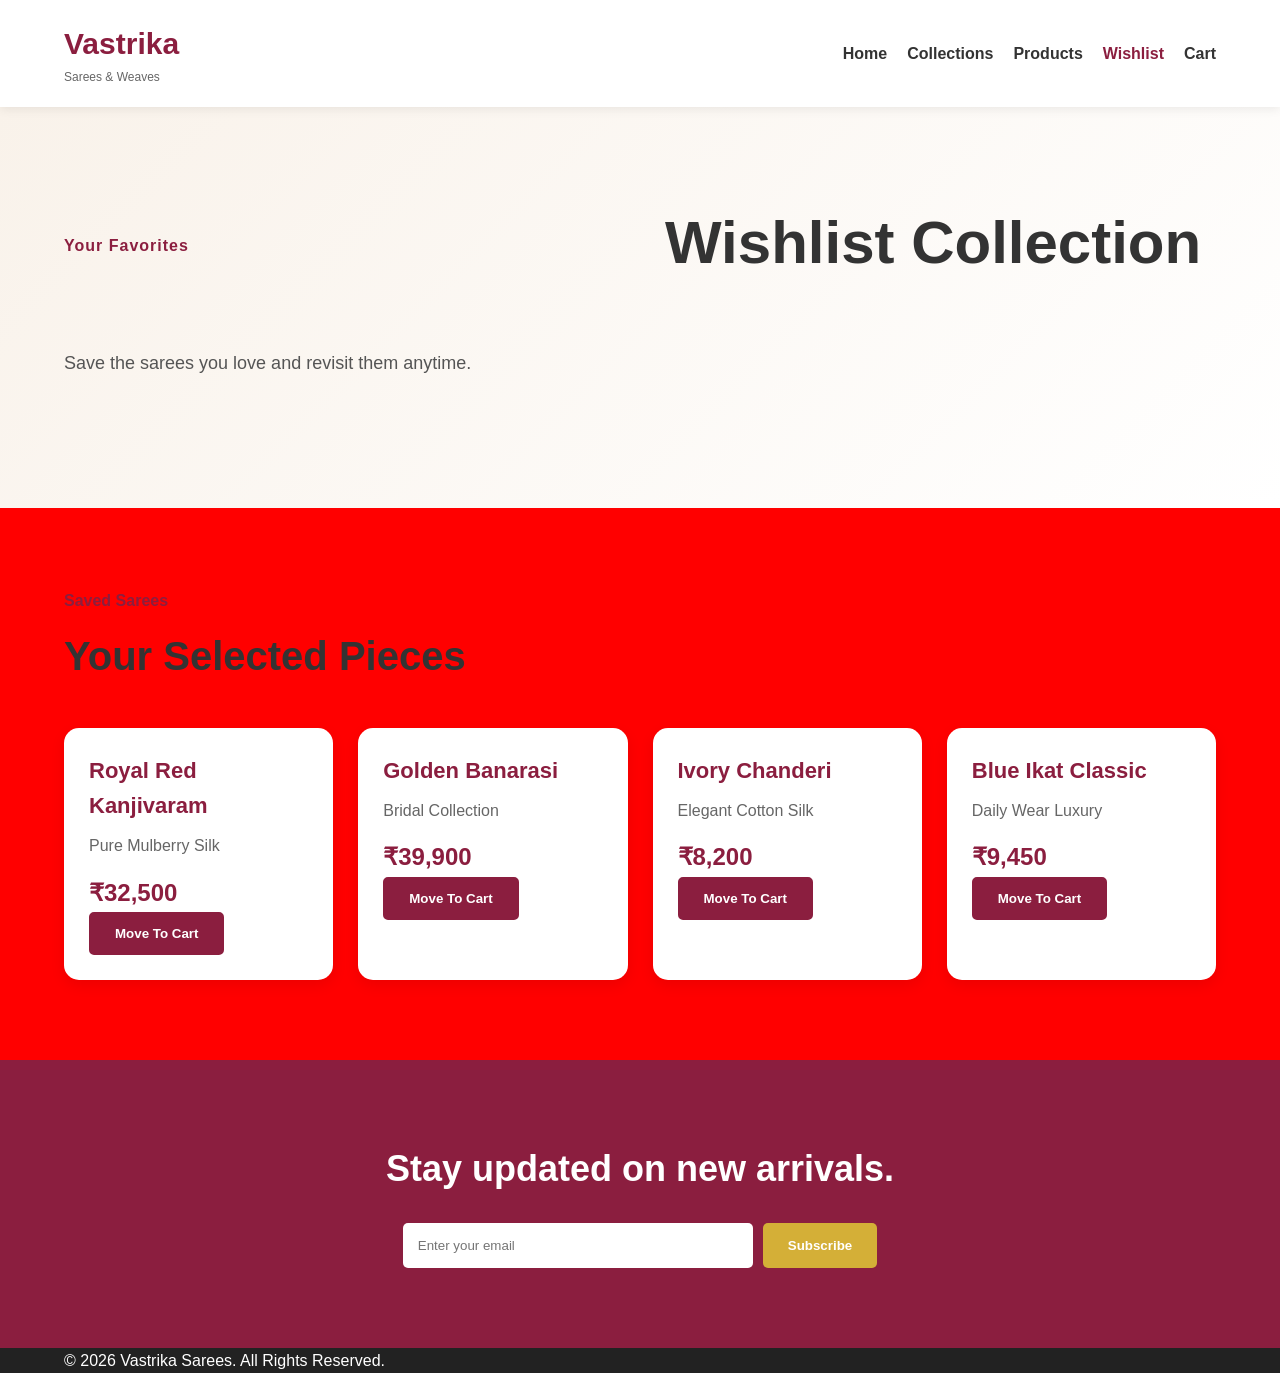
<file: whislist.html>
<!DOCTYPE html>
<html lang="en">
<head>
<meta charset="UTF-8">
<meta name="viewport" content="width=device-width, initial-scale=1.0">
<title>Wishlist - Vastrika</title>
<link rel="stylesheet" href="css/style.css">
</head>
<body>

<header class="site-header">
<div class="wrap">

<a href="index.html" class="brand">
Vastrika
<small>Sarees & Weaves</small>
</a>

<nav class="main-nav">
<ul>
<li><a href="index.html">Home</a></li>
<li><a href="collections.html">Collections</a></li>
<li><a href="products.html">Products</a></li>
<li><a href="wishlist.html" class="active">Wishlist</a></li>
<li><a href="cart.html">Cart</a></li>
</ul>
</nav>

</div>
</header>

<section class="hero">
<div class="wrap">

<div class="hero-eyebrow">
Your Favorites
</div>

<h1>
Wishlist Collection
</h1>

<p>
Save the sarees you love and revisit them anytime.
</p>

</div>
</section>

<section>

<div class="wrap">

<div class="section-head">
<div>
<div class="eyebrow">Saved Sarees</div>
<h2>Your Selected Pieces</h2>
</div>
</div>

<div class="grid-4">

<div class="card">
<h3>Royal Red Kanjivaram</h3>
<p>Pure Mulberry Silk</p>
<div class="price">₹32,500</div>
<button class="btn btn-solid">Move To Cart</button>
</div>

<div class="card">
<h3>Golden Banarasi</h3>
<p>Bridal Collection</p>
<div class="price">₹39,900</div>
<button class="btn btn-solid">Move To Cart</button>
</div>

<div class="card">
<h3>Ivory Chanderi</h3>
<p>Elegant Cotton Silk</p>
<div class="price">₹8,200</div>
<button class="btn btn-solid">Move To Cart</button>
</div>

<div class="card">
<h3>Blue Ikat Classic</h3>
<p>Daily Wear Luxury</p>
<div class="price">₹9,450</div>
<button class="btn btn-solid">Move To Cart</button>
</div>

</div>

</div>

</section>

<section class="newsletter">

<div class="wrap">

<h2>
Stay updated on new arrivals.
</h2>

<form>
<input type="email" placeholder="Enter your email">
<button type="submit">Subscribe</button>
</form>

</div>

</section>

<footer class="site-footer">

<div class="wrap">

<p>
© 2026 Vastrika Sarees. All Rights Reserved.
</p>

</div>

</footer>

</body>
</html>
</file>
<file: css/style.css>
/* =========================
   VASTRIKA BOUTIQUE WEBSITE
   STYLE.CSS
========================= */

*{
margin:0;
padding:0;
box-sizing:border-box;
}

body{
font-family:Arial, Helvetica, sans-serif;
background:#faf7f2;
color:#333;
line-height:1.6;
}

a{
text-decoration:none;
color:inherit;
}

ul{
list-style:none;
}

img{
max-width:100%;
display:block;
}

/* =========================
   CONTAINER
========================= */

.wrap{
width:90%;
max-width:1200px;
margin:auto;
}

/* =========================
   HEADER
========================= */

.site-header{
background:#ffffff;
box-shadow:0 2px 10px rgba(0,0,0,0.08);
position:sticky;
top:0;
z-index:1000;
}

.site-header .wrap{
display:flex;
justify-content:space-between;
align-items:center;
padding:20px 0;
}

.brand{
font-size:30px;
font-weight:bold;
color:#8b1e3f;
display:flex;
flex-direction:column;
}

.brand small{
font-size:12px;
color:#666;
font-weight:normal;
}

.main-nav ul{
display:flex;
gap:25px;
}

.main-nav a{
font-size:16px;
font-weight:600;
transition:0.3s;
}

.main-nav a:hover{
color:#8b1e3f;
}

.active{
color:#8b1e3f;
}

/* =========================
   BUTTONS
========================= */

.btn{
display:inline-block;
padding:12px 24px;
border-radius:5px;
font-weight:600;
transition:0.3s;
border:2px solid #8b1e3f;
}

.btn:hover{
transform:translateY(-2px);
}

.btn-solid{
background:#8b1e3f;
color:#fff;
}

.btn-solid:hover{
background:#6e1732;
}

/* =========================
   HERO SECTION
========================= */

.hero{
padding:100px 0;
background:linear-gradient(
135deg,
#f9f2ea,
#fff
);
}

.hero .wrap{
display:grid;
grid-template-columns:1fr 1fr;
gap:50px;
align-items:center;
}

.hero-eyebrow{
color:#8b1e3f;
font-weight:bold;
margin-bottom:15px;
letter-spacing:1px;
}

.hero h1{
font-size:60px;
margin-bottom:20px;
line-height:1.2;
}

.hero p{
font-size:18px;
color:#555;
margin-bottom:30px;
}

.hero-actions{
display:flex;
gap:15px;
flex-wrap:wrap;
}

.swatch-panel{
background:white;
padding:30px;
border-radius:15px;
box-shadow:0 5px 20px rgba(0,0,0,0.08);
}

.swatch{
height:350px;
border-radius:12px;
background:linear-gradient(
45deg,
#8b1e3f,
#d4af37
);
}

.swatch-caption{
margin-top:15px;
font-weight:600;
text-align:center;
}

/* =========================
   STATS SECTION
========================= */

.stats-section{
padding:70px 0;
background:#fff;
}

.stats{
display:grid;
grid-template-columns:repeat(4,1fr);
gap:20px;
}

.stat{
text-align:center;
background:#faf7f2;
padding:30px;
border-radius:10px;
}

.num{
display:block;
font-size:40px;
font-weight:bold;
color:#8b1e3f;
}

.label{
font-size:15px;
color:#666;
}

/* =========================
   SECTION TITLE
========================= */

section{
padding:80px 0;
}

.section-head{
display:flex;
justify-content:space-between;
align-items:center;
margin-bottom:40px;
}

.eyebrow{
color:#8b1e3f;
font-weight:bold;
margin-bottom:10px;
}

.section-head h2{
font-size:40px;
}
/* =========================
   CARDS
========================= */

.card{
background:#ffffff;
padding:25px;
border-radius:15px;
box-shadow:0 5px 15px rgba(0,0,0,0.08);
transition:0.3s;
}

.card:hover{
transform:translateY(-8px);
}

.card h3{
margin-bottom:10px;
font-size:22px;
color:#8b1e3f;
}

.card p{
color:#666;
margin-bottom:15px;
}

.price{
font-size:24px;
font-weight:bold;
color:#8b1e3f;
margin-top:10px;
}

/* =========================
   PRODUCT GRIDS
========================= */

.grid-4{
display:grid;
grid-template-columns:repeat(4,1fr);
gap:25px;
}

.grid-3{
display:grid;
grid-template-columns:repeat(3,1fr);
gap:25px;
}

.grid-2{
display:grid;
grid-template-columns:repeat(2,1fr);
gap:25px;
}

/* =========================
   PRODUCT IMAGE PLACEHOLDER
========================= */

.card-fabric{
height:250px;
border-radius:12px;
margin-bottom:20px;
}

.f1{
background:linear-gradient(45deg,#8b1e3f,#d4af37);
}

.f2{
background:linear-gradient(45deg,#4a0d26,#f4c95d);
}

.f3{
background:linear-gradient(45deg,#9b6a2f,#fff2d8);
}

.f4{
background:linear-gradient(45deg,#003049,#669bbc);
}

.card-tag{
display:inline-block;
background:#fff;
padding:6px 12px;
border-radius:20px;
margin:15px;
font-size:12px;
font-weight:bold;
}

/* =========================
   CONTACT FORM
========================= */

.contact-form{
max-width:800px;
margin:auto;
display:flex;
flex-direction:column;
gap:20px;
}

.contact-form input,
.contact-form textarea{
padding:15px;
border:1px solid #ddd;
border-radius:8px;
font-size:16px;
outline:none;
}

.contact-form input:focus,
.contact-form textarea:focus{
border-color:#8b1e3f;
}

/* =========================
   LOGIN / REGISTER
========================= */

.auth-form{
max-width:500px;
margin:auto;
background:#fff;
padding:40px;
border-radius:15px;
box-shadow:0 5px 20px rgba(0,0,0,0.08);
display:flex;
flex-direction:column;
gap:20px;
}

.auth-form input{
padding:15px;
border:1px solid #ddd;
border-radius:8px;
font-size:16px;
}

.auth-form input:focus{
border-color:#8b1e3f;
outline:none;
}

/* =========================
   NEWSLETTER
========================= */

.newsletter{
background:#8b1e3f;
color:#fff;
text-align:center;
}

.newsletter h2{
margin-bottom:25px;
font-size:36px;
}

.newsletter form{
display:flex;
justify-content:center;
gap:10px;
flex-wrap:wrap;
}

.newsletter input{
padding:15px;
width:350px;
border:none;
border-radius:5px;
}

.newsletter button{
padding:15px 25px;
border:none;
background:#d4af37;
color:#fff;
font-weight:bold;
border-radius:5px;
cursor:pointer;
}

/* =========================
   FOOTER
========================= */

.site-footer{
background:#222;
color:#fff;
}

.footer-top{
display:grid;
grid-template-columns:2fr 1fr 1fr 1fr;
gap:40px;
padding:60px 0;
}

.footer-brand{
font-size:28px;
font-weight:bold;
margin-bottom:15px;
}

.footer-col h4{
margin-bottom:15px;
}

.footer-col ul li{
margin-bottom:10px;
}

.footer-col a:hover{
color:#d4af37;
}

.footer-social{
display:flex;
gap:10px;
margin-top:20px;
}

.footer-social a{
width:40px;
height:40px;
display:flex;
align-items:center;
justify-content:center;
background:#333;
border-radius:50%;
}

.footer-bottom{
border-top:1px solid #444;
padding:20px 0;
display:flex;
justify-content:space-between;
align-items:center;
}

/* =========================
   WISHLIST & CART
========================= */

.cart-summary{
background:#fff;
padding:30px;
border-radius:15px;
box-shadow:0 5px 15px rgba(0,0,0,0.08);
}

.cart-summary h3{
margin-bottom:20px;
color:#8b1e3f;
}

.cart-summary p{
margin-bottom:10px;
font-size:18px;
}
/* =========================
   ANIMATIONS
========================= */

@keyframes fadeUp{
from{
opacity:0;
transform:translateY(30px);
}
to{
opacity:1;
transform:translateY(0);
}
}

.hero,
.card,
.stat,
.section-head{
animation:fadeUp 0.8s ease;
}

/* =========================
   HOVER EFFECTS
========================= */

.card:hover{
box-shadow:0 12px 30px rgba(0,0,0,0.15);
}

.footer-social a:hover{
background:#8b1e3f;
}

.newsletter button:hover{
opacity:0.9;
}

.btn:hover{
opacity:0.95;
}

/* =========================
   TABLES
========================= */

table{
width:100%;
border-collapse:collapse;
margin-top:20px;
background:#fff;
}

table th{
background:#8b1e3f;
color:#fff;
padding:15px;
text-align:left;
}

table td{
padding:15px;
border:1px solid #ddd;
}

/* =========================
   BADGES
========================= */

.badge{
display:inline-block;
padding:6px 12px;
background:#8b1e3f;
color:#fff;
border-radius:20px;
font-size:12px;
font-weight:bold;
}

/* =========================
   ALERT BOX
========================= */

.alert{
background:#fff4d6;
border-left:5px solid #d4af37;
padding:15px;
margin:20px 0;
border-radius:6px;
}

/* =========================
   UTILITY CLASSES
========================= */

.text-center{
text-align:center;
}

.mt-20{
margin-top:20px;
}

.mt-40{
margin-top:40px;
}

.mt-60{
margin-top:60px;
}

.mb-20{
margin-bottom:20px;
}

.mb-40{
margin-bottom:40px;
}

.mb-60{
margin-bottom:60px;
}

/* =========================
   RESPONSIVE DESIGN
========================= */

@media(max-width:992px){

.hero .wrap{
grid-template-columns:1fr;
}

.grid-4{
grid-template-columns:repeat(2,1fr);
}

.grid-3{
grid-template-columns:repeat(2,1fr);
}

.footer-top{
grid-template-columns:1fr 1fr;
}

.hero h1{
font-size:45px;
}

.section-head h2{
font-size:32px;
}

}

/* =========================
   MOBILE
========================= */

@media(max-width:768px){

.site-header .wrap{
flex-direction:column;
gap:15px;
}

.main-nav ul{
flex-wrap:wrap;
justify-content:center;
gap:12px;
}

.hero{
padding:60px 0;
}

.hero h1{
font-size:36px;
}

.hero p{
font-size:16px;
}

.grid-4,
.grid-3,
.grid-2{
grid-template-columns:1fr;
}

.stats{
grid-template-columns:1fr 1fr;
}

.footer-top{
grid-template-columns:1fr;
}

.footer-bottom{
flex-direction:column;
gap:10px;
text-align:center;
}

.newsletter input{
width:100%;
}

.newsletter form{
flex-direction:column;
}

.contact-form,
.auth-form{
width:100%;
}

}

/* =========================
   SMALL MOBILE
========================= */

@media(max-width:480px){

.hero h1{
font-size:28px;
}

.section-head h2{
font-size:24px;
}

.brand{
font-size:24px;
}

.stats{
grid-template-columns:1fr;
}

.num{
font-size:32px;
}

.card{
padding:20px;
}

}
body{
    background:red !important;
}
.main-nav ul{
    display:flex;
    gap:20px;
    list-style:none;

}

.card img{
    width:100%;
    height:300px;
    object-fit:cover;
    border-radius:10px;
    margin-bottom:15px;
}
/* =========================
   END OF STYLE.CSS
========================= */
</file>
